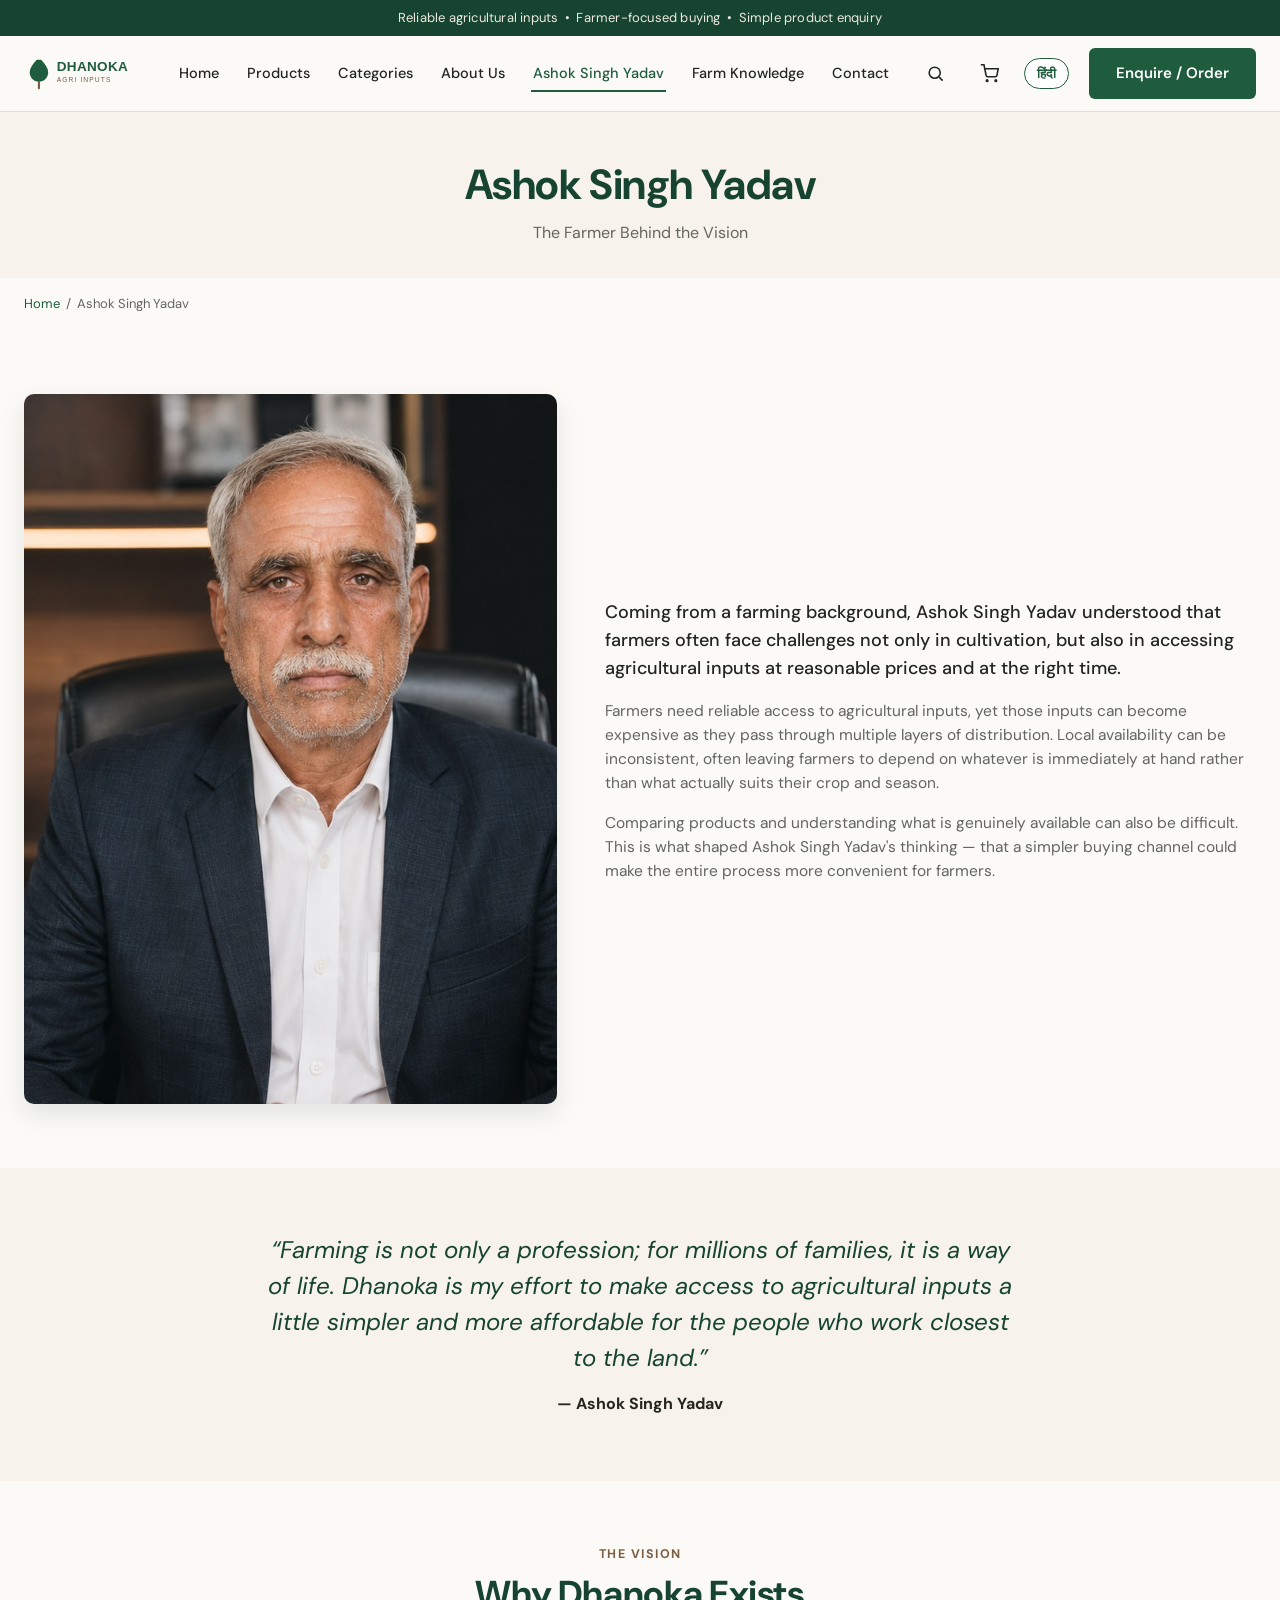
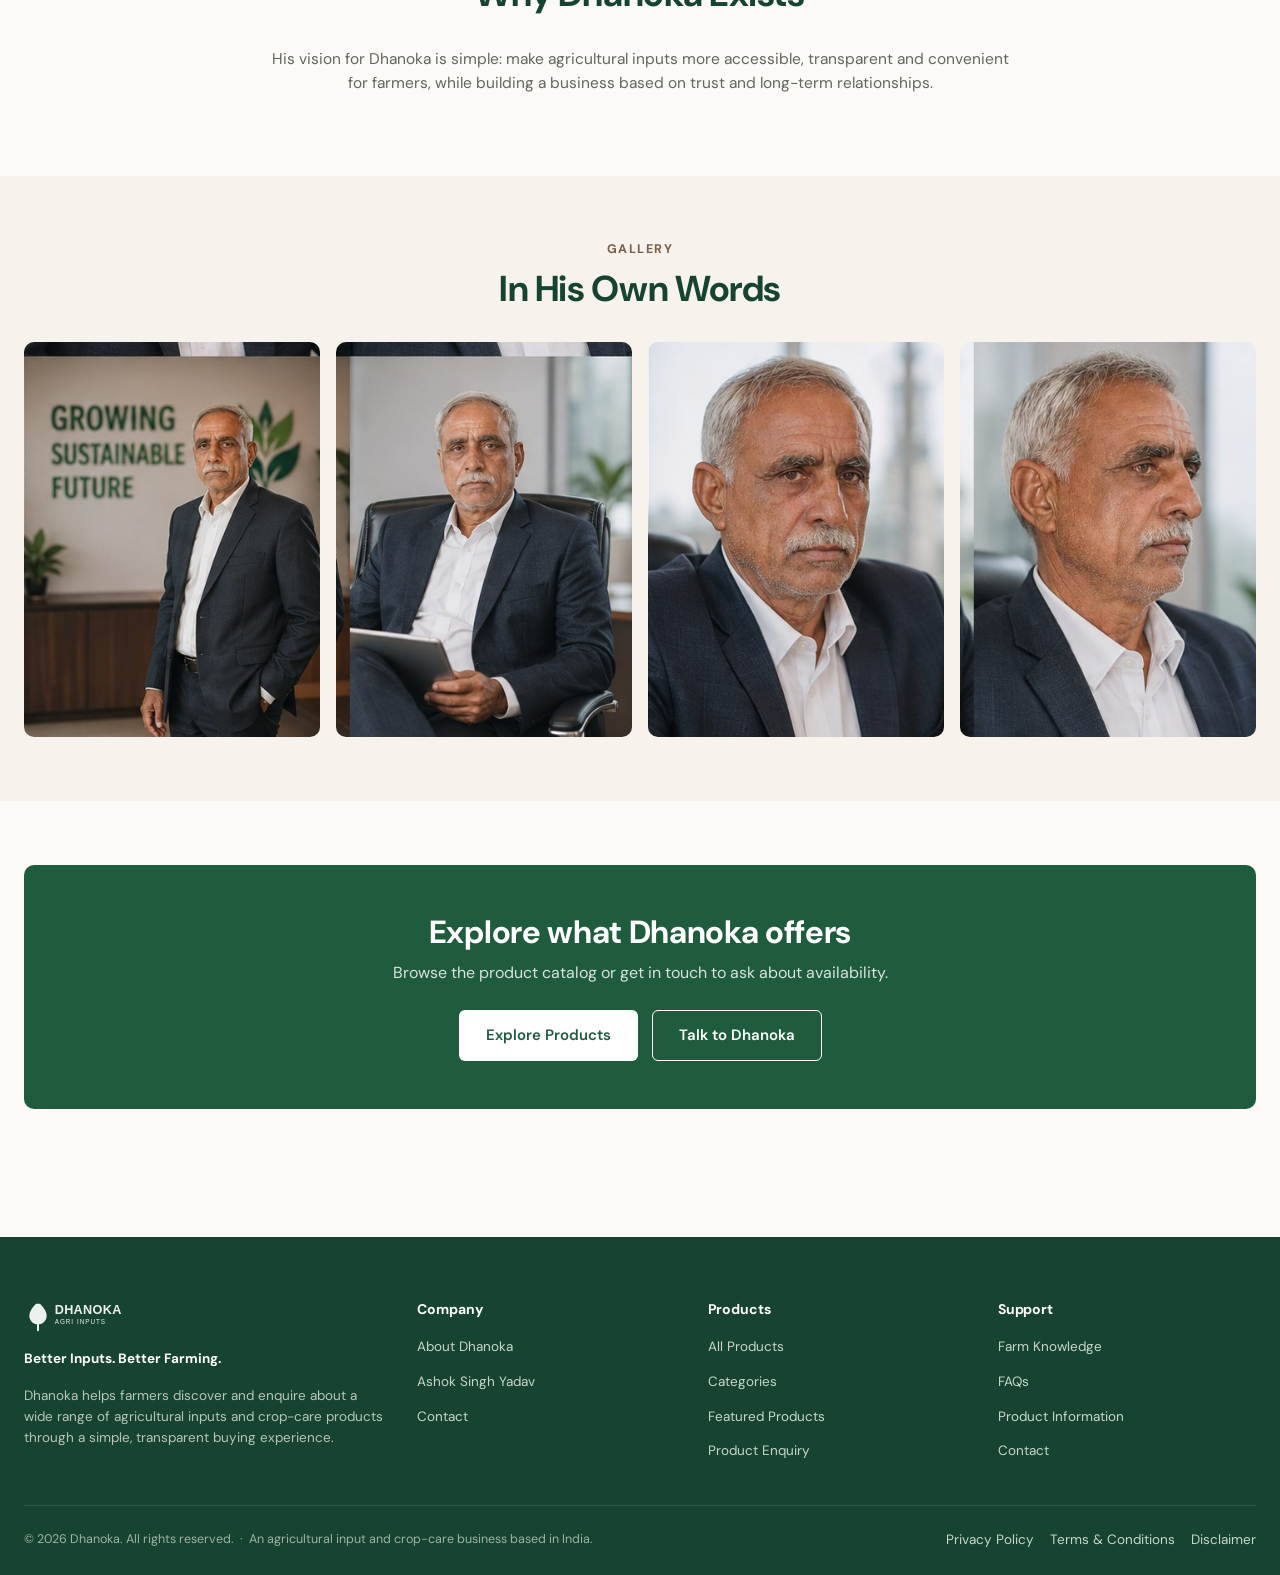
<file: ashok-singh-yadav.html>
<!DOCTYPE html>
<html lang="en">
<head>
<meta charset="UTF-8">
<meta name="viewport" content="width=device-width, initial-scale=1.0, viewport-fit=cover">
<title>Ashok Singh Yadav | The Farmer Behind Dhanoka</title>
<meta name="description" content="Ashok Singh Yadav's farming background and understanding of farmer challenges inspired the creation of Dhanoka.">
<link rel="canonical" href="https://www.dhanoka.example/ashok-singh-yadav.html">
<meta property="og:title" content="Ashok Singh Yadav | The Farmer Behind Dhanoka">
<meta property="og:description" content="Ashok Singh Yadav's farming background and understanding of farmer challenges inspired the creation of Dhanoka.">
<meta property="og:type" content="website">
<meta name="twitter:card" content="summary_large_image">
<link rel="preconnect" href="https://fonts.googleapis.com">
<link href="https://fonts.googleapis.com/css2?family=DM+Sans:wght@400;500;600;700;800&display=swap" rel="stylesheet">
<link rel="stylesheet" href="css/style.css">
<link rel="stylesheet" href="css/responsive.css">

</head>
<body>

  <a class="skip-link" href="#main">Skip to main content</a>
  <div class="announce-bar">Reliable agricultural inputs &nbsp;•&nbsp; Farmer-focused buying &nbsp;•&nbsp; Simple product enquiry</div>
  <header class="navbar">
    <div class="nav-inner">
      <a href="index.html" class="logo-link" aria-label="Dhanoka home">
        <img src="assets/logo/dhanoka-logo.svg" alt="Dhanoka logo">
      </a>
      <nav class="nav-links" aria-label="Primary">
        <a href="index.html">Home</a>
        <a href="products.html">Products</a>
        <a href="categories.html">Categories</a>
        <a href="about.html">About Us</a>
        <a href="ashok-singh-yadav.html" aria-current="page">Ashok Singh Yadav</a>
        <a href="knowledge.html">Farm Knowledge</a>
        <a href="contact.html">Contact</a>
      </nav>
      <div class="nav-actions">
        <button class="icon-btn" data-search-toggle aria-label="Search products">
          <svg width="19" height="19" viewBox="0 0 24 24" fill="none" stroke="currentColor" stroke-width="2"><circle cx="11" cy="11" r="7"/><line x1="21" y1="21" x2="16.65" y2="16.65"/></svg>
        </button>
        <a class="icon-btn" href="cart.html" aria-label="View cart">
          <svg width="19" height="19" viewBox="0 0 24 24" fill="none" stroke="currentColor" stroke-width="2"><circle cx="9" cy="21" r="1"/><circle cx="20" cy="21" r="1"/><path d="M1 1h4l2.68 13.39a2 2 0 0 0 2 1.61h9.72a2 2 0 0 0 2-1.61L23 6H6"/></svg>
          <span class="cart-count" style="display:none;">0</span>
        </a>
        <button class="btn btn-lang" data-lang-toggle type="button" aria-label="हिंदी में देखें" style="border:1px solid var(--primary-green,#2f6b3a); color:var(--primary-green,#2f6b3a); background:#fff; font-weight:700; font-size:13px; padding:6px 12px; border-radius:20px; cursor:pointer; margin-right:4px;">हिंदी</button>
        <a class="btn btn-enquire desktop-only" href="contact.html">Enquire / Order</a>
        <button class="hamburger" aria-label="Open menu">
          <span></span>
        </button>
      </div>
    </div>
    <div class="search-panel">
      <form data-nav-search-form role="search">
        <input type="search" placeholder="Search products, e.g. Kinzan, Fungicide..." aria-label="Search products">
        <button class="btn btn-primary" type="submit">Search</button>
      </form>
    </div>
  </header>
  <div class="mobile-drawer">
    <div class="backdrop"></div>
    <div class="panel">
      <button class="close-drawer" aria-label="Close menu">&times;</button>
      <nav aria-label="Mobile">
        <a href="index.html">Home</a>
          <a href="products.html">Products</a>
          <a href="categories.html">Categories</a>
          <a href="about.html">About Us</a>
          <a href="ashok-singh-yadav.html">Ashok Singh Yadav</a>
          <a href="knowledge.html">Farm Knowledge</a>
          <a href="contact.html">Contact</a>
          <a href="cart.html">Cart</a>
      </nav>
      <button class="btn btn-outline btn-block" data-lang-toggle type="button" style="margin-top:12px;">हिंदी</button>
      <a class="btn btn-primary btn-block" style="margin-top:24px;" href="contact.html">Enquire / Order</a>
    </div>
  </div>

<main id="main">

<div class="page-header">
  <div class="container">
    <h1>Ashok Singh Yadav</h1>
    <p>The Farmer Behind the Vision</p>
  </div>
</div>

<div class="container">
  <nav class="breadcrumbs" aria-label="Breadcrumb"><a href="index.html">Home</a><span aria-hidden="true">/</span>Ashok Singh Yadav</nav>
</div>

<section class="section">
  <div class="container">
    <div class="founder-preview">
      <img src="assets/ashok/ashok-6.jpg" alt="Ashok Singh Yadav" style="object-position: center 20%;">
      <div>
        <div class="prose">
          <p style="font-size:18px; color:var(--charcoal); font-weight:500;">Coming from a farming background, Ashok Singh Yadav understood that farmers often face challenges not only in cultivation, but also in accessing agricultural inputs at reasonable prices and at the right time.</p>
          <p>Farmers need reliable access to agricultural inputs, yet those inputs can become expensive as they pass through multiple layers of distribution. Local availability can be inconsistent, often leaving farmers to depend on whatever is immediately at hand rather than what actually suits their crop and season.</p>
          <p>Comparing products and understanding what is genuinely available can also be difficult. This is what shaped Ashok Singh Yadav's thinking &mdash; that a simpler buying channel could make the entire process more convenient for farmers.</p>
        </div>
      </div>
    </div>
  </div>
</section>

<section class="section section-cream">
  <div class="container">
    <div style="max-width:760px; margin:0 auto; text-align:center;">
      <p class="founder-quote">&ldquo;Farming is not only a profession; for millions of families, it is a way of life. Dhanoka is my effort to make access to agricultural inputs a little simpler and more affordable for the people who work closest to the land.&rdquo;</p>
      <p class="founder-name">&mdash; Ashok Singh Yadav</p>
    </div>
  </div>
</section>

<section class="section">
  <div class="container">
    <div class="section-header">
      <span class="eyebrow">The Vision</span>
      <h2>Why Dhanoka Exists</h2>
    </div>
    <div class="prose">
      <p style="text-align:center;">His vision for Dhanoka is simple: make agricultural inputs more accessible, transparent and convenient for farmers, while building a business based on trust and long-term relationships.</p>
    </div>
  </div>
</section>

<section class="section section-cream">
  <div class="container">
    <div class="section-header">
      <span class="eyebrow">Gallery</span>
      <h2>In His Own Words</h2>
    </div>
    <div class="gallery-grid">
      <img src="assets/ashok/ashok-5.jpg" alt="Ashok Singh Yadav at the Dhanoka office" style="border-radius:10px; aspect-ratio:3/4; object-fit:cover; object-position:top;">
      <img src="assets/ashok/ashok-4.jpg" alt="Ashok Singh Yadav reviewing product details" style="border-radius:10px; aspect-ratio:3/4; object-fit:cover; object-position:top;">
      <img src="assets/ashok/ashok-2.jpg" alt="Ashok Singh Yadav portrait" style="border-radius:10px; aspect-ratio:3/4; object-fit:cover; object-position:top;">
      <img src="assets/ashok/ashok-3.jpg" alt="Ashok Singh Yadav, side profile" style="border-radius:10px; aspect-ratio:3/4; object-fit:cover; object-position:top;">
    </div>
  </div>
</section>

<section class="section">
  <div class="container">
    <div class="cta-band">
      <h2>Explore what Dhanoka offers</h2>
      <p>Browse the product catalog or get in touch to ask about availability.</p>
      <div class="hero-ctas">
        <a href="products.html" class="btn" style="background:#fff; color:var(--primary-green);">Explore Products</a>
        <a href="contact.html" class="btn btn-secondary" style="border-color:#fff; color:#fff;">Talk to Dhanoka</a>
      </div>
    </div>
  </div>
</section>

</main>

  <footer>
    <div class="container">
      <div class="footer-grid">
        <div class="footer-brand">
          <img src="assets/logo/dhanoka-logo.svg" alt="Dhanoka logo" style="height:32px;filter:brightness(0) invert(1);opacity:0.92;">
          <p><strong style="color:#fff;">Better Inputs. Better Farming.</strong></p>
          <p>Dhanoka helps farmers discover and enquire about a wide range of agricultural inputs and crop-care products through a simple, transparent buying experience.</p>
        </div>
        <div>
          <h4>Company</h4>
          <ul>
            <li><a href="about.html">About Dhanoka</a></li>
            <li><a href="ashok-singh-yadav.html">Ashok Singh Yadav</a></li>
            <li><a href="contact.html">Contact</a></li>
          </ul>
        </div>
        <div>
          <h4>Products</h4>
          <ul>
            <li><a href="products.html">All Products</a></li>
            <li><a href="categories.html">Categories</a></li>
            <li><a href="index.html#featured">Featured Products</a></li>
            <li><a href="contact.html">Product Enquiry</a></li>
          </ul>
        </div>
        <div>
          <h4>Support</h4>
          <ul>
            <li><a href="knowledge.html">Farm Knowledge</a></li>
            <li><a href="knowledge.html">FAQs</a></li>
            <li><a href="products.html">Product Information</a></li>
            <li><a href="contact.html">Contact</a></li>
          </ul>
        </div>
      </div>
      <div class="footer-bottom">
        <div>
          &copy; 2026 Dhanoka. All rights reserved. &nbsp;·&nbsp; An agricultural input and crop-care business based in India.
        </div>
        <div class="legal-links">
          <a href="privacy.html">Privacy Policy</a>
          <a href="terms.html">Terms &amp; Conditions</a>
          <a href="disclaimer.html">Disclaimer</a>
        </div>
      </div>
    </div>
  </footer>


  <script src="js/products-data.js"></script>
  <script src="js/app.js"></script>
  <script src="js/i18n.js"></script>
  <script src="js/products.js"></script>
  <script src="js/cart.js"></script>
  <script src="js/filters.js"></script>


</body>
</html>
</file>
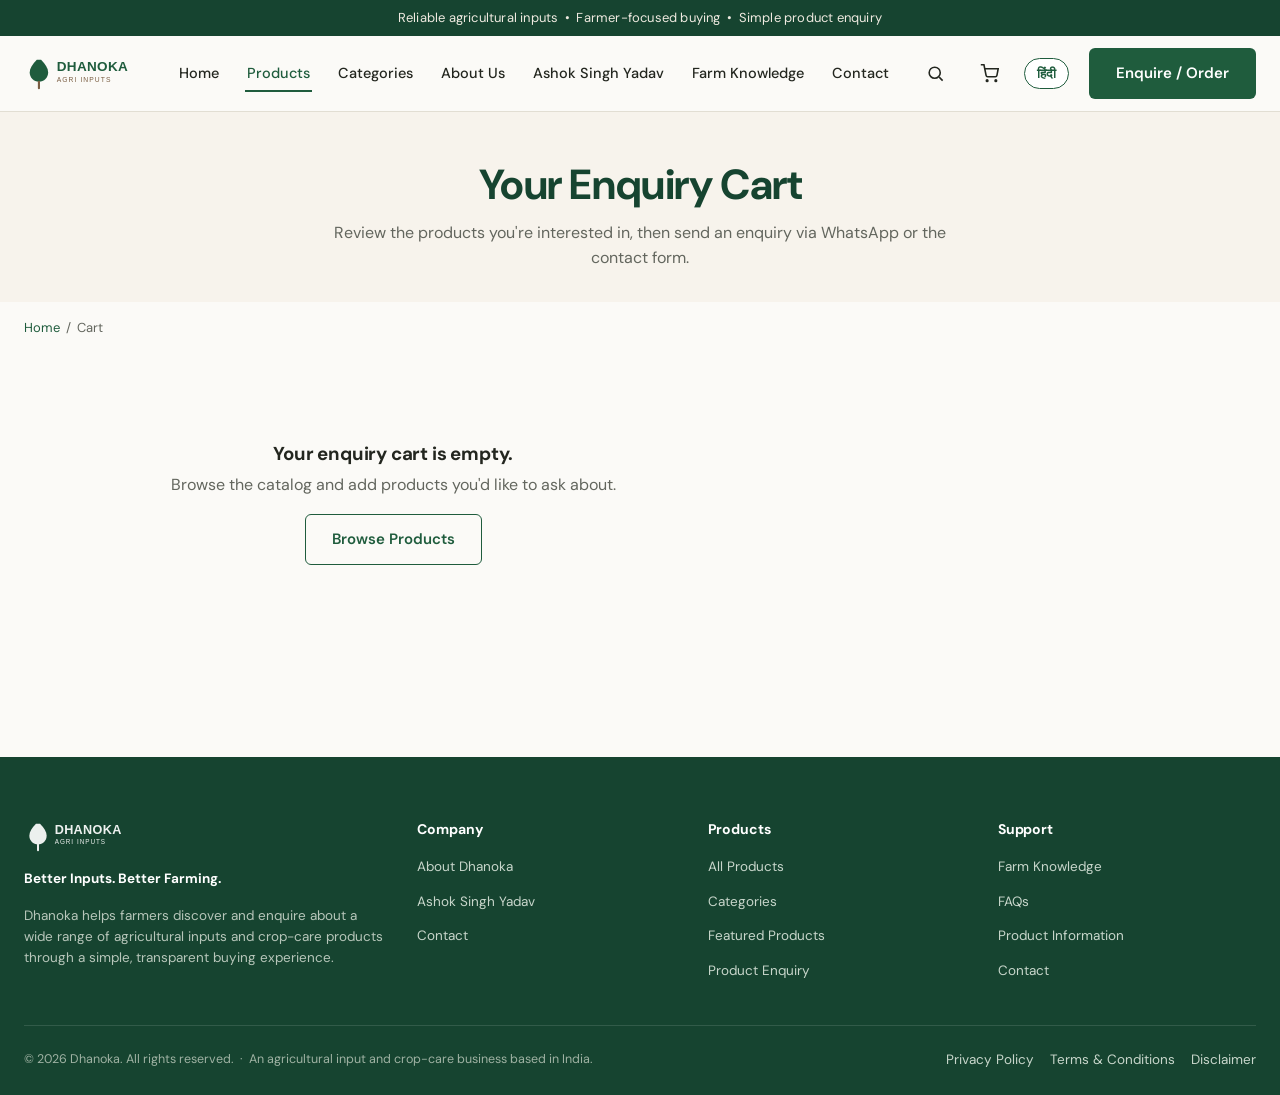
<file: cart.html>
<!DOCTYPE html>
<html lang="en">
<head>
<meta charset="UTF-8">
<meta name="viewport" content="width=device-width, initial-scale=1.0, viewport-fit=cover">
<title>Your Enquiry Cart | Dhanoka</title>
<meta name="description" content="Review your selected agricultural products and send an enquiry to Dhanoka via WhatsApp or the contact form.">
<link rel="canonical" href="https://www.dhanoka.example/cart.html">
<meta property="og:title" content="Your Enquiry Cart | Dhanoka">
<meta property="og:description" content="Review your selected agricultural products and send an enquiry to Dhanoka via WhatsApp or the contact form.">
<meta property="og:type" content="website">
<meta name="twitter:card" content="summary_large_image">
<link rel="preconnect" href="https://fonts.googleapis.com">
<link href="https://fonts.googleapis.com/css2?family=DM+Sans:wght@400;500;600;700;800&display=swap" rel="stylesheet">
<link rel="stylesheet" href="css/style.css">
<link rel="stylesheet" href="css/responsive.css">

</head>
<body>

  <a class="skip-link" href="#main">Skip to main content</a>
  <div class="announce-bar">Reliable agricultural inputs &nbsp;•&nbsp; Farmer-focused buying &nbsp;•&nbsp; Simple product enquiry</div>
  <header class="navbar">
    <div class="nav-inner">
      <a href="index.html" class="logo-link" aria-label="Dhanoka home">
        <img src="assets/logo/dhanoka-logo.svg" alt="Dhanoka logo">
      </a>
      <nav class="nav-links" aria-label="Primary">
        <a href="index.html">Home</a>
        <a href="products.html" aria-current="page">Products</a>
        <a href="categories.html">Categories</a>
        <a href="about.html">About Us</a>
        <a href="ashok-singh-yadav.html">Ashok Singh Yadav</a>
        <a href="knowledge.html">Farm Knowledge</a>
        <a href="contact.html">Contact</a>
      </nav>
      <div class="nav-actions">
        <button class="icon-btn" data-search-toggle aria-label="Search products">
          <svg width="19" height="19" viewBox="0 0 24 24" fill="none" stroke="currentColor" stroke-width="2"><circle cx="11" cy="11" r="7"/><line x1="21" y1="21" x2="16.65" y2="16.65"/></svg>
        </button>
        <a class="icon-btn" href="cart.html" aria-label="View cart">
          <svg width="19" height="19" viewBox="0 0 24 24" fill="none" stroke="currentColor" stroke-width="2"><circle cx="9" cy="21" r="1"/><circle cx="20" cy="21" r="1"/><path d="M1 1h4l2.68 13.39a2 2 0 0 0 2 1.61h9.72a2 2 0 0 0 2-1.61L23 6H6"/></svg>
          <span class="cart-count" style="display:none;">0</span>
        </a>
        <button class="btn btn-lang" data-lang-toggle type="button" aria-label="हिंदी में देखें" style="border:1px solid var(--primary-green,#2f6b3a); color:var(--primary-green,#2f6b3a); background:#fff; font-weight:700; font-size:13px; padding:6px 12px; border-radius:20px; cursor:pointer; margin-right:4px;">हिंदी</button>
        <a class="btn btn-enquire desktop-only" href="contact.html">Enquire / Order</a>
        <button class="hamburger" aria-label="Open menu">
          <span></span>
        </button>
      </div>
    </div>
    <div class="search-panel">
      <form data-nav-search-form role="search">
        <input type="search" placeholder="Search products, e.g. Kinzan, Fungicide..." aria-label="Search products">
        <button class="btn btn-primary" type="submit">Search</button>
      </form>
    </div>
  </header>
  <div class="mobile-drawer">
    <div class="backdrop"></div>
    <div class="panel">
      <button class="close-drawer" aria-label="Close menu">&times;</button>
      <nav aria-label="Mobile">
        <a href="index.html">Home</a>
          <a href="products.html">Products</a>
          <a href="categories.html">Categories</a>
          <a href="about.html">About Us</a>
          <a href="ashok-singh-yadav.html">Ashok Singh Yadav</a>
          <a href="knowledge.html">Farm Knowledge</a>
          <a href="contact.html">Contact</a>
          <a href="cart.html">Cart</a>
      </nav>
      <button class="btn btn-outline btn-block" data-lang-toggle type="button" style="margin-top:12px;">हिंदी</button>
      <a class="btn btn-primary btn-block" style="margin-top:24px;" href="contact.html">Enquire / Order</a>
    </div>
  </div>

<main id="main">

<div class="page-header">
  <div class="container">
    <h1>Your Enquiry Cart</h1>
    <p>Review the products you're interested in, then send an enquiry via WhatsApp or the contact form.</p>
  </div>
</div>

<div class="container">
  <nav class="breadcrumbs" aria-label="Breadcrumb"><a href="index.html">Home</a><span aria-hidden="true">/</span>Cart</nav>

  <div class="cart-layout" style="margin-top:24px;">
    <div>
      <div data-cart-list></div>
      <div class="empty-state" data-cart-empty style="display:none;">
        <h3>Your enquiry cart is empty.</h3>
        <p>Browse the catalog and add products you'd like to ask about.</p>
        <a class="btn btn-secondary" href="products.html">Browse Products</a>
      </div>
    </div>
    <div class="cart-summary" data-cart-summary>
      <h3>Enquiry Summary</h3>
      <div class="row"><span>Items</span><span data-cart-item-count>0</span></div>
      <div class="row"><span>Pricing</span><span>Shared after enquiry</span></div>
      <button class="btn btn-whatsapp btn-block" data-cart-whatsapp style="margin-top:16px;">Order via WhatsApp</button>
      <a class="btn btn-outline btn-block" href="contact.html" style="margin-top:10px;">Send via Enquiry Form</a>
      <button class="btn btn-outline btn-block" data-clear-cart style="margin-top:10px;">Clear Cart</button>
      <p style="font-size:12px; color:var(--muted-text); margin-top:14px;">This is an enquiry cart, not a payment checkout. No order is placed until Dhanoka confirms availability and pricing with you directly.</p>
    </div>
  </div>
</div>
<div style="height:64px;"></div>

</main>

  <footer>
    <div class="container">
      <div class="footer-grid">
        <div class="footer-brand">
          <img src="assets/logo/dhanoka-logo.svg" alt="Dhanoka logo" style="height:32px;filter:brightness(0) invert(1);opacity:0.92;">
          <p><strong style="color:#fff;">Better Inputs. Better Farming.</strong></p>
          <p>Dhanoka helps farmers discover and enquire about a wide range of agricultural inputs and crop-care products through a simple, transparent buying experience.</p>
        </div>
        <div>
          <h4>Company</h4>
          <ul>
            <li><a href="about.html">About Dhanoka</a></li>
            <li><a href="ashok-singh-yadav.html">Ashok Singh Yadav</a></li>
            <li><a href="contact.html">Contact</a></li>
          </ul>
        </div>
        <div>
          <h4>Products</h4>
          <ul>
            <li><a href="products.html">All Products</a></li>
            <li><a href="categories.html">Categories</a></li>
            <li><a href="index.html#featured">Featured Products</a></li>
            <li><a href="contact.html">Product Enquiry</a></li>
          </ul>
        </div>
        <div>
          <h4>Support</h4>
          <ul>
            <li><a href="knowledge.html">Farm Knowledge</a></li>
            <li><a href="knowledge.html">FAQs</a></li>
            <li><a href="products.html">Product Information</a></li>
            <li><a href="contact.html">Contact</a></li>
          </ul>
        </div>
      </div>
      <div class="footer-bottom">
        <div>
          &copy; 2026 Dhanoka. All rights reserved. &nbsp;·&nbsp; An agricultural input and crop-care business based in India.
        </div>
        <div class="legal-links">
          <a href="privacy.html">Privacy Policy</a>
          <a href="terms.html">Terms &amp; Conditions</a>
          <a href="disclaimer.html">Disclaimer</a>
        </div>
      </div>
    </div>
  </footer>


  <script src="js/products-data.js"></script>
  <script src="js/app.js"></script>
  <script src="js/i18n.js"></script>
  <script src="js/products.js"></script>
  <script src="js/cart.js"></script>
  <script src="js/filters.js"></script>


</body>
</html>
</file>
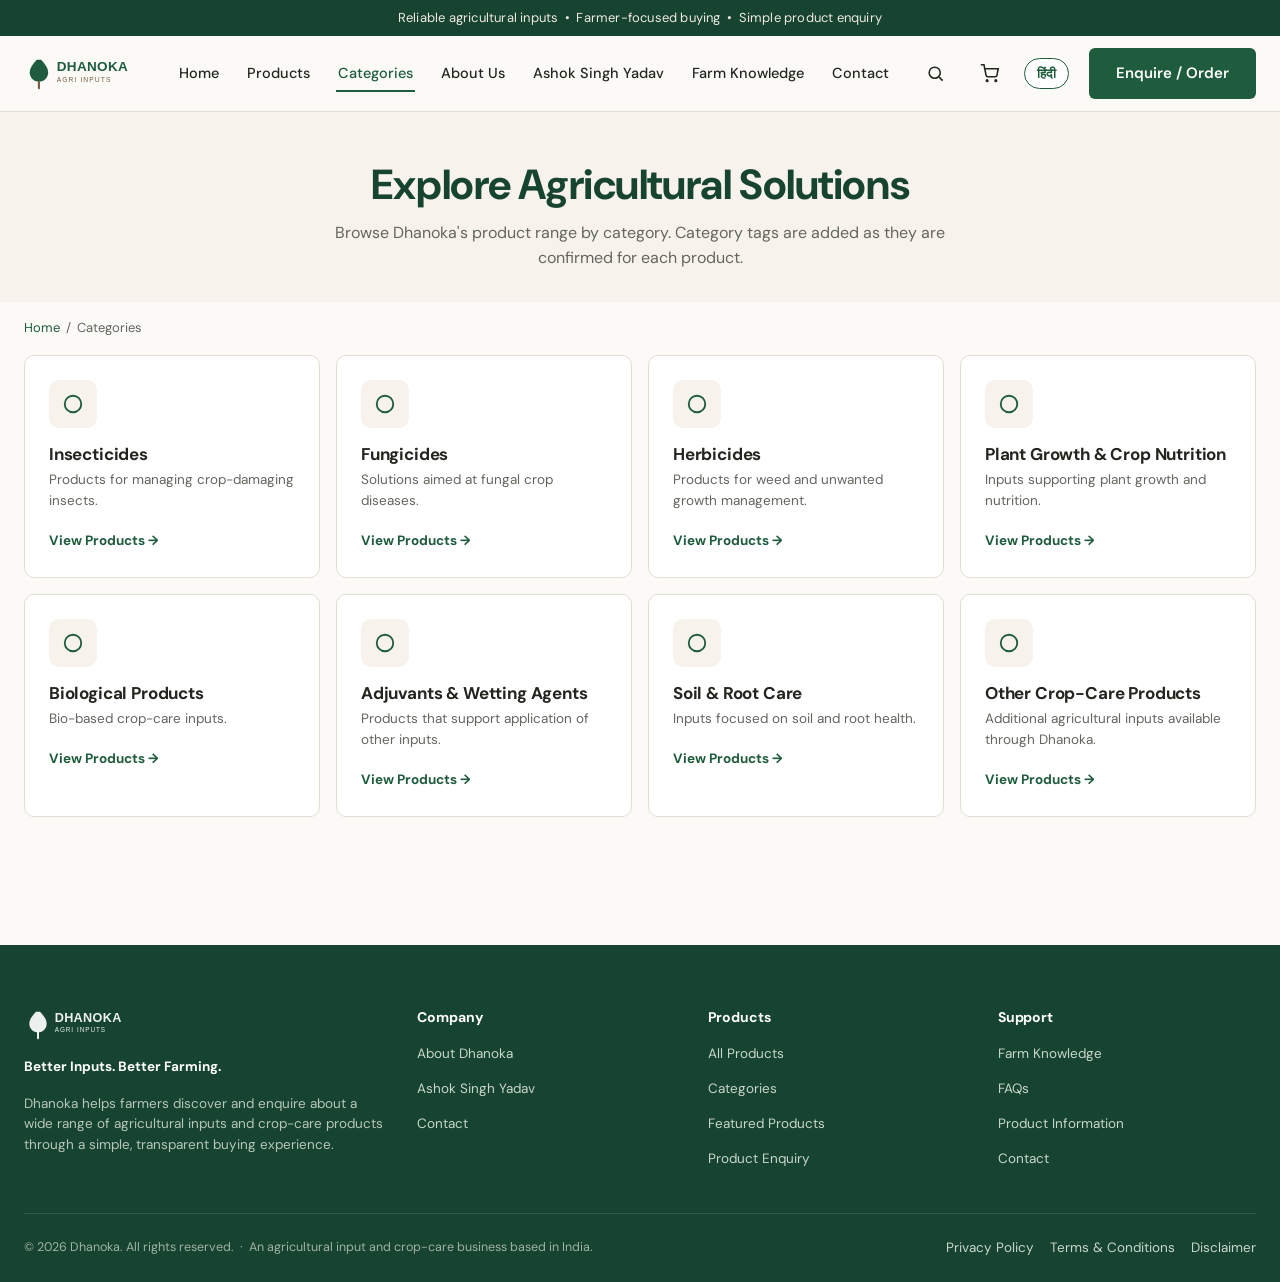
<file: categories.html>
<!DOCTYPE html>
<html lang="en">
<head>
<meta charset="UTF-8">
<meta name="viewport" content="width=device-width, initial-scale=1.0, viewport-fit=cover">
<title>Product Categories | Dhanoka</title>
<meta name="description" content="Explore Dhanoka's agricultural product categories including insecticides, fungicides, herbicides, plant nutrition and more.">
<link rel="canonical" href="https://www.dhanoka.example/categories.html">
<meta property="og:title" content="Product Categories | Dhanoka">
<meta property="og:description" content="Explore Dhanoka's agricultural product categories including insecticides, fungicides, herbicides, plant nutrition and more.">
<meta property="og:type" content="website">
<meta name="twitter:card" content="summary_large_image">
<link rel="preconnect" href="https://fonts.googleapis.com">
<link href="https://fonts.googleapis.com/css2?family=DM+Sans:wght@400;500;600;700;800&display=swap" rel="stylesheet">
<link rel="stylesheet" href="css/style.css">
<link rel="stylesheet" href="css/responsive.css">

</head>
<body>

  <a class="skip-link" href="#main">Skip to main content</a>
  <div class="announce-bar">Reliable agricultural inputs &nbsp;•&nbsp; Farmer-focused buying &nbsp;•&nbsp; Simple product enquiry</div>
  <header class="navbar">
    <div class="nav-inner">
      <a href="index.html" class="logo-link" aria-label="Dhanoka home">
        <img src="assets/logo/dhanoka-logo.svg" alt="Dhanoka logo">
      </a>
      <nav class="nav-links" aria-label="Primary">
        <a href="index.html">Home</a>
        <a href="products.html">Products</a>
        <a href="categories.html" aria-current="page">Categories</a>
        <a href="about.html">About Us</a>
        <a href="ashok-singh-yadav.html">Ashok Singh Yadav</a>
        <a href="knowledge.html">Farm Knowledge</a>
        <a href="contact.html">Contact</a>
      </nav>
      <div class="nav-actions">
        <button class="icon-btn" data-search-toggle aria-label="Search products">
          <svg width="19" height="19" viewBox="0 0 24 24" fill="none" stroke="currentColor" stroke-width="2"><circle cx="11" cy="11" r="7"/><line x1="21" y1="21" x2="16.65" y2="16.65"/></svg>
        </button>
        <a class="icon-btn" href="cart.html" aria-label="View cart">
          <svg width="19" height="19" viewBox="0 0 24 24" fill="none" stroke="currentColor" stroke-width="2"><circle cx="9" cy="21" r="1"/><circle cx="20" cy="21" r="1"/><path d="M1 1h4l2.68 13.39a2 2 0 0 0 2 1.61h9.72a2 2 0 0 0 2-1.61L23 6H6"/></svg>
          <span class="cart-count" style="display:none;">0</span>
        </a>
        <button class="btn btn-lang" data-lang-toggle type="button" aria-label="हिंदी में देखें" style="border:1px solid var(--primary-green,#2f6b3a); color:var(--primary-green,#2f6b3a); background:#fff; font-weight:700; font-size:13px; padding:6px 12px; border-radius:20px; cursor:pointer; margin-right:4px;">हिंदी</button>
        <a class="btn btn-enquire desktop-only" href="contact.html">Enquire / Order</a>
        <button class="hamburger" aria-label="Open menu">
          <span></span>
        </button>
      </div>
    </div>
    <div class="search-panel">
      <form data-nav-search-form role="search">
        <input type="search" placeholder="Search products, e.g. Kinzan, Fungicide..." aria-label="Search products">
        <button class="btn btn-primary" type="submit">Search</button>
      </form>
    </div>
  </header>
  <div class="mobile-drawer">
    <div class="backdrop"></div>
    <div class="panel">
      <button class="close-drawer" aria-label="Close menu">&times;</button>
      <nav aria-label="Mobile">
        <a href="index.html">Home</a>
          <a href="products.html">Products</a>
          <a href="categories.html">Categories</a>
          <a href="about.html">About Us</a>
          <a href="ashok-singh-yadav.html">Ashok Singh Yadav</a>
          <a href="knowledge.html">Farm Knowledge</a>
          <a href="contact.html">Contact</a>
          <a href="cart.html">Cart</a>
      </nav>
      <button class="btn btn-outline btn-block" data-lang-toggle type="button" style="margin-top:12px;">हिंदी</button>
      <a class="btn btn-primary btn-block" style="margin-top:24px;" href="contact.html">Enquire / Order</a>
    </div>
  </div>

<main id="main">

<div class="page-header">
  <div class="container">
    <h1>Explore Agricultural Solutions</h1>
    <p>Browse Dhanoka's product range by category. Category tags are added as they are confirmed for each product.</p>
  </div>
</div>
<div class="container">
  <nav class="breadcrumbs" aria-label="Breadcrumb"><a href="index.html">Home</a><span aria-hidden="true">/</span>Categories</nav>
  <div class="category-grid">
    
      <a class="category-card" href="products.html?category=Insecticides">
        <div class="category-icon"><svg width="22" height="22" viewBox="0 0 24 24" fill="none" stroke="currentColor" stroke-width="2"><circle cx="12" cy="12" r="9"/></svg></div>
        <h3>Insecticides</h3>
        <p>Products for managing crop-damaging insects.</p>
        <span class="view-link">View Products &rarr;</span>
      </a>
      <a class="category-card" href="products.html?category=Fungicides">
        <div class="category-icon"><svg width="22" height="22" viewBox="0 0 24 24" fill="none" stroke="currentColor" stroke-width="2"><circle cx="12" cy="12" r="9"/></svg></div>
        <h3>Fungicides</h3>
        <p>Solutions aimed at fungal crop diseases.</p>
        <span class="view-link">View Products &rarr;</span>
      </a>
      <a class="category-card" href="products.html?category=Herbicides">
        <div class="category-icon"><svg width="22" height="22" viewBox="0 0 24 24" fill="none" stroke="currentColor" stroke-width="2"><circle cx="12" cy="12" r="9"/></svg></div>
        <h3>Herbicides</h3>
        <p>Products for weed and unwanted growth management.</p>
        <span class="view-link">View Products &rarr;</span>
      </a>
      <a class="category-card" href="products.html?category=Plant%20Growth%20%26%20Crop%20Nutrition">
        <div class="category-icon"><svg width="22" height="22" viewBox="0 0 24 24" fill="none" stroke="currentColor" stroke-width="2"><circle cx="12" cy="12" r="9"/></svg></div>
        <h3>Plant Growth & Crop Nutrition</h3>
        <p>Inputs supporting plant growth and nutrition.</p>
        <span class="view-link">View Products &rarr;</span>
      </a>
      <a class="category-card" href="products.html?category=Biological%20Products">
        <div class="category-icon"><svg width="22" height="22" viewBox="0 0 24 24" fill="none" stroke="currentColor" stroke-width="2"><circle cx="12" cy="12" r="9"/></svg></div>
        <h3>Biological Products</h3>
        <p>Bio-based crop-care inputs.</p>
        <span class="view-link">View Products &rarr;</span>
      </a>
      <a class="category-card" href="products.html?category=Adjuvants%20%26%20Wetting%20Agents">
        <div class="category-icon"><svg width="22" height="22" viewBox="0 0 24 24" fill="none" stroke="currentColor" stroke-width="2"><circle cx="12" cy="12" r="9"/></svg></div>
        <h3>Adjuvants & Wetting Agents</h3>
        <p>Products that support application of other inputs.</p>
        <span class="view-link">View Products &rarr;</span>
      </a>
      <a class="category-card" href="products.html?category=Soil%20%26%20Root%20Care">
        <div class="category-icon"><svg width="22" height="22" viewBox="0 0 24 24" fill="none" stroke="currentColor" stroke-width="2"><circle cx="12" cy="12" r="9"/></svg></div>
        <h3>Soil & Root Care</h3>
        <p>Inputs focused on soil and root health.</p>
        <span class="view-link">View Products &rarr;</span>
      </a>
      <a class="category-card" href="products.html?category=Other%20Crop-Care%20Products">
        <div class="category-icon"><svg width="22" height="22" viewBox="0 0 24 24" fill="none" stroke="currentColor" stroke-width="2"><circle cx="12" cy="12" r="9"/></svg></div>
        <h3>Other Crop-Care Products</h3>
        <p>Additional agricultural inputs available through Dhanoka.</p>
        <span class="view-link">View Products &rarr;</span>
      </a>
  </div>
</div>
<div style="height:64px;"></div>

</main>

  <footer>
    <div class="container">
      <div class="footer-grid">
        <div class="footer-brand">
          <img src="assets/logo/dhanoka-logo.svg" alt="Dhanoka logo" style="height:32px;filter:brightness(0) invert(1);opacity:0.92;">
          <p><strong style="color:#fff;">Better Inputs. Better Farming.</strong></p>
          <p>Dhanoka helps farmers discover and enquire about a wide range of agricultural inputs and crop-care products through a simple, transparent buying experience.</p>
        </div>
        <div>
          <h4>Company</h4>
          <ul>
            <li><a href="about.html">About Dhanoka</a></li>
            <li><a href="ashok-singh-yadav.html">Ashok Singh Yadav</a></li>
            <li><a href="contact.html">Contact</a></li>
          </ul>
        </div>
        <div>
          <h4>Products</h4>
          <ul>
            <li><a href="products.html">All Products</a></li>
            <li><a href="categories.html">Categories</a></li>
            <li><a href="index.html#featured">Featured Products</a></li>
            <li><a href="contact.html">Product Enquiry</a></li>
          </ul>
        </div>
        <div>
          <h4>Support</h4>
          <ul>
            <li><a href="knowledge.html">Farm Knowledge</a></li>
            <li><a href="knowledge.html">FAQs</a></li>
            <li><a href="products.html">Product Information</a></li>
            <li><a href="contact.html">Contact</a></li>
          </ul>
        </div>
      </div>
      <div class="footer-bottom">
        <div>
          &copy; 2026 Dhanoka. All rights reserved. &nbsp;·&nbsp; An agricultural input and crop-care business based in India.
        </div>
        <div class="legal-links">
          <a href="privacy.html">Privacy Policy</a>
          <a href="terms.html">Terms &amp; Conditions</a>
          <a href="disclaimer.html">Disclaimer</a>
        </div>
      </div>
    </div>
  </footer>


  <script src="js/products-data.js"></script>
  <script src="js/app.js"></script>
  <script src="js/i18n.js"></script>
  <script src="js/products.js"></script>
  <script src="js/cart.js"></script>
  <script src="js/filters.js"></script>


</body>
</html>
</file>
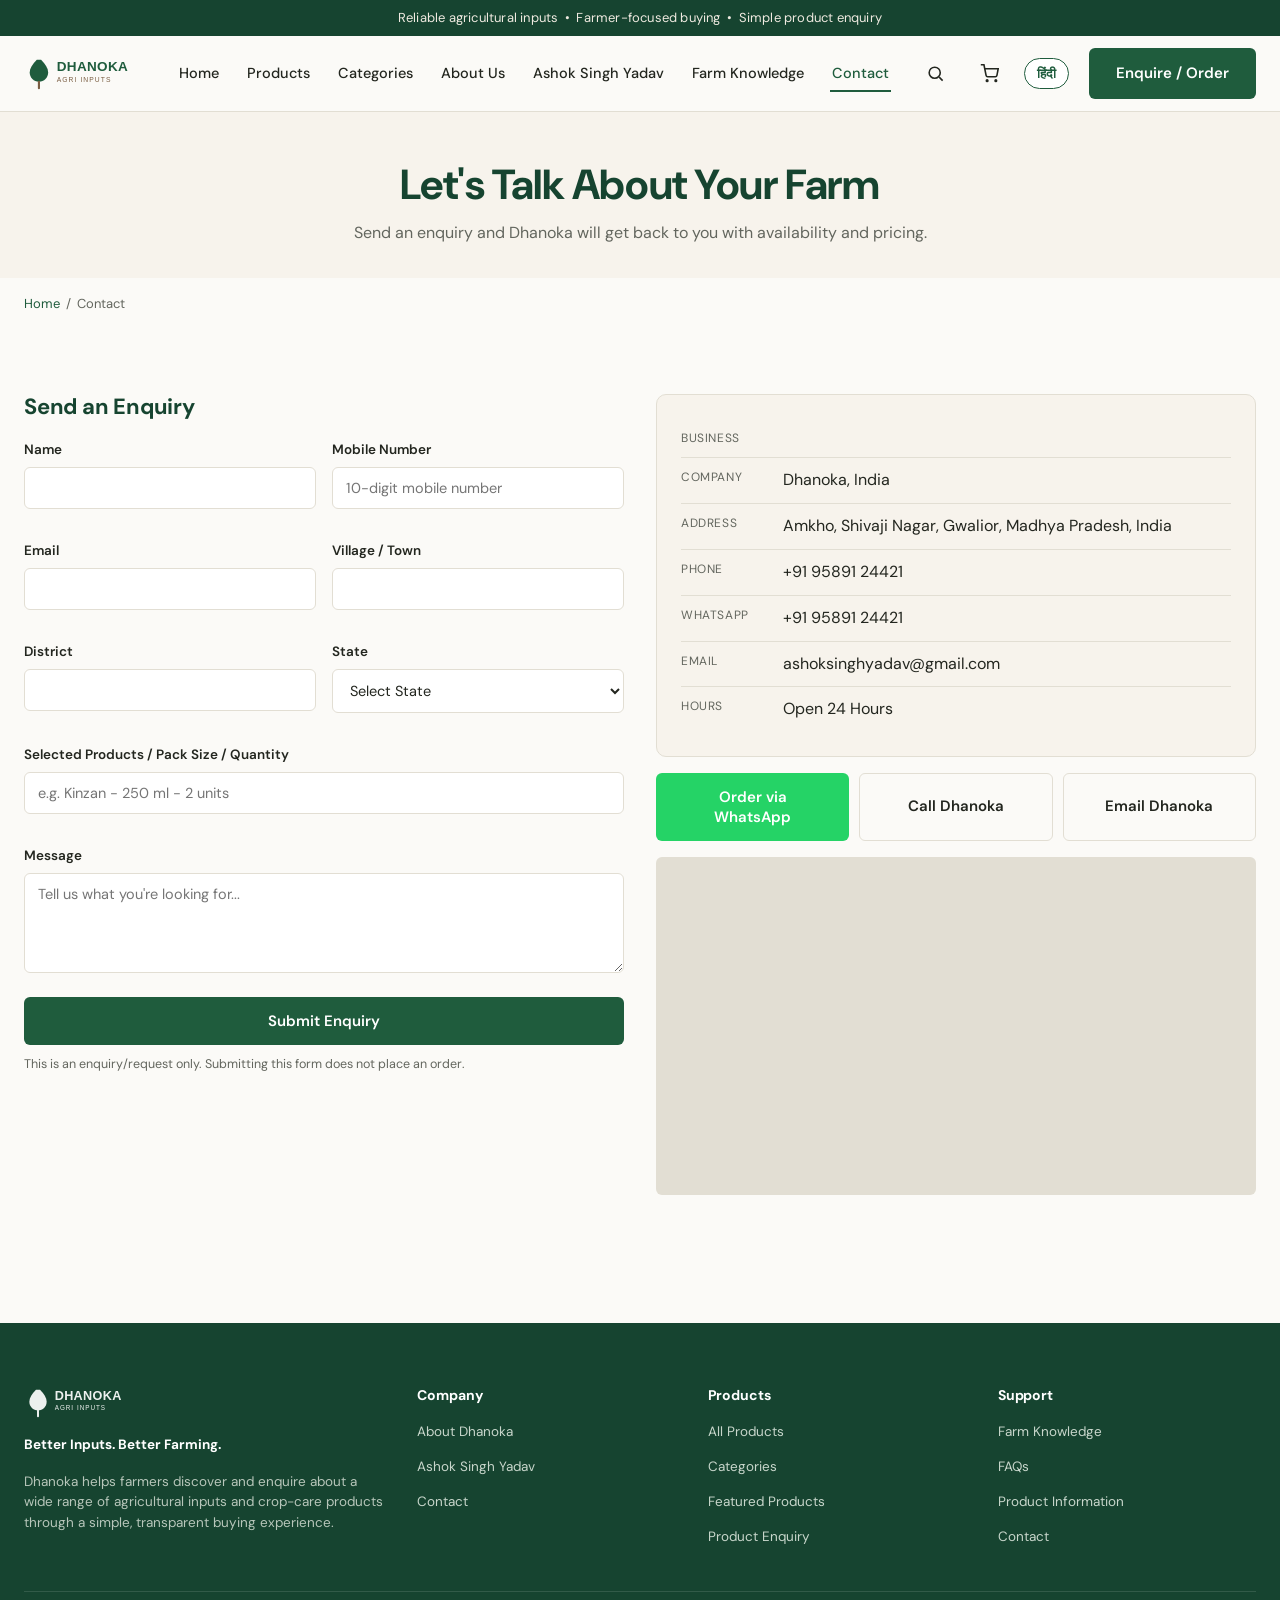
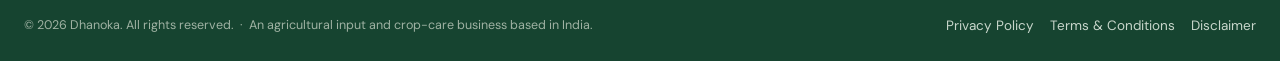
<file: contact.html>
<!DOCTYPE html>
<html lang="en">
<head>
<meta charset="UTF-8">
<meta name="viewport" content="width=device-width, initial-scale=1.0, viewport-fit=cover">
<title>Contact Dhanoka | Agricultural Product Enquiry</title>
<meta name="description" content="Get in touch with Dhanoka to enquire about agricultural inputs and crop-care products. Send an enquiry or reach us on WhatsApp.">
<link rel="canonical" href="https://www.dhanoka.example/contact.html">
<meta property="og:title" content="Contact Dhanoka | Agricultural Product Enquiry">
<meta property="og:description" content="Get in touch with Dhanoka to enquire about agricultural inputs and crop-care products. Send an enquiry or reach us on WhatsApp.">
<meta property="og:type" content="website">
<meta name="twitter:card" content="summary_large_image">
<link rel="preconnect" href="https://fonts.googleapis.com">
<link href="https://fonts.googleapis.com/css2?family=DM+Sans:wght@400;500;600;700;800&display=swap" rel="stylesheet">
<link rel="stylesheet" href="css/style.css">
<link rel="stylesheet" href="css/responsive.css">

</head>
<body>

  <a class="skip-link" href="#main">Skip to main content</a>
  <div class="announce-bar">Reliable agricultural inputs &nbsp;•&nbsp; Farmer-focused buying &nbsp;•&nbsp; Simple product enquiry</div>
  <header class="navbar">
    <div class="nav-inner">
      <a href="index.html" class="logo-link" aria-label="Dhanoka home">
        <img src="assets/logo/dhanoka-logo.svg" alt="Dhanoka logo">
      </a>
      <nav class="nav-links" aria-label="Primary">
        <a href="index.html">Home</a>
        <a href="products.html">Products</a>
        <a href="categories.html">Categories</a>
        <a href="about.html">About Us</a>
        <a href="ashok-singh-yadav.html">Ashok Singh Yadav</a>
        <a href="knowledge.html">Farm Knowledge</a>
        <a href="contact.html" aria-current="page">Contact</a>
      </nav>
      <div class="nav-actions">
        <button class="icon-btn" data-search-toggle aria-label="Search products">
          <svg width="19" height="19" viewBox="0 0 24 24" fill="none" stroke="currentColor" stroke-width="2"><circle cx="11" cy="11" r="7"/><line x1="21" y1="21" x2="16.65" y2="16.65"/></svg>
        </button>
        <a class="icon-btn" href="cart.html" aria-label="View cart">
          <svg width="19" height="19" viewBox="0 0 24 24" fill="none" stroke="currentColor" stroke-width="2"><circle cx="9" cy="21" r="1"/><circle cx="20" cy="21" r="1"/><path d="M1 1h4l2.68 13.39a2 2 0 0 0 2 1.61h9.72a2 2 0 0 0 2-1.61L23 6H6"/></svg>
          <span class="cart-count" style="display:none;">0</span>
        </a>
        <button class="btn btn-lang" data-lang-toggle type="button" aria-label="हिंदी में देखें" style="border:1px solid var(--primary-green,#2f6b3a); color:var(--primary-green,#2f6b3a); background:#fff; font-weight:700; font-size:13px; padding:6px 12px; border-radius:20px; cursor:pointer; margin-right:4px;">हिंदी</button>
        <a class="btn btn-enquire desktop-only" href="contact.html">Enquire / Order</a>
        <button class="hamburger" aria-label="Open menu">
          <span></span>
        </button>
      </div>
    </div>
    <div class="search-panel">
      <form data-nav-search-form role="search">
        <input type="search" placeholder="Search products, e.g. Kinzan, Fungicide..." aria-label="Search products">
        <button class="btn btn-primary" type="submit">Search</button>
      </form>
    </div>
  </header>
  <div class="mobile-drawer">
    <div class="backdrop"></div>
    <div class="panel">
      <button class="close-drawer" aria-label="Close menu">&times;</button>
      <nav aria-label="Mobile">
        <a href="index.html">Home</a>
          <a href="products.html">Products</a>
          <a href="categories.html">Categories</a>
          <a href="about.html">About Us</a>
          <a href="ashok-singh-yadav.html">Ashok Singh Yadav</a>
          <a href="knowledge.html">Farm Knowledge</a>
          <a href="contact.html">Contact</a>
          <a href="cart.html">Cart</a>
      </nav>
      <button class="btn btn-outline btn-block" data-lang-toggle type="button" style="margin-top:12px;">हिंदी</button>
      <a class="btn btn-primary btn-block" style="margin-top:24px;" href="contact.html">Enquire / Order</a>
    </div>
  </div>

<main id="main">

<div class="page-header">
  <div class="container">
    <h1>Let's Talk About Your Farm</h1>
    <p>Send an enquiry and Dhanoka will get back to you with availability and pricing.</p>
  </div>
</div>

<div class="container">
  <nav class="breadcrumbs" aria-label="Breadcrumb"><a href="index.html">Home</a><span aria-hidden="true">/</span>Contact</nav>
</div>

<section class="section">
  <div class="container contact-grid">
    <div>
      <h2 style="color:var(--forest-green); font-size:22px; margin-bottom:20px;">Send an Enquiry</h2>
      <form id="enquiry-form" novalidate>
        <div class="form-grid">
          <div class="form-group">
            <label for="ef-name">Name</label>
            <input type="text" id="ef-name" name="name" required>
            <div class="field-error">Please enter your name.</div>
          </div>
          <div class="form-group">
            <label for="ef-mobile">Mobile Number</label>
            <input type="tel" id="ef-mobile" name="mobile" pattern="[6-9][0-9]{9}" placeholder="10-digit mobile number" required>
            <div class="field-error">Please enter a valid 10-digit mobile number.</div>
          </div>
          <div class="form-group">
            <label for="ef-email">Email</label>
            <input type="email" id="ef-email" name="email">
          </div>
          <div class="form-group">
            <label for="ef-village">Village / Town</label>
            <input type="text" id="ef-village" name="village">
          </div>
          <div class="form-group">
            <label for="ef-district">District</label>
            <input type="text" id="ef-district" name="district">
          </div>
          <div class="form-group">
            <label for="ef-state">State</label>
            <select id="ef-state" name="state">
              <option value="">Select State</option>
              <option>Andhra Pradesh</option><option>Bihar</option><option>Gujarat</option>
              <option>Haryana</option><option>Karnataka</option><option>Madhya Pradesh</option>
              <option>Maharashtra</option><option>Punjab</option><option>Rajasthan</option>
              <option>Tamil Nadu</option><option>Uttar Pradesh</option><option>West Bengal</option>
              <option>Other</option>
            </select>
          </div>
          <div class="form-group full">
            <label for="ef-products">Selected Products / Pack Size / Quantity</label>
            <input type="text" id="ef-products" name="products" placeholder="e.g. Kinzan - 250 ml - 2 units">
          </div>
          <div class="form-group full">
            <label for="ef-message">Message</label>
            <textarea id="ef-message" name="message" placeholder="Tell us what you're looking for..."></textarea>
          </div>
        </div>
        <button type="submit" class="btn btn-primary btn-block">Submit Enquiry</button>
        <p style="font-size:12.5px; color:var(--muted-text); margin-top:10px;">This is an enquiry/request only. Submitting this form does not place an order.</p>
      </form>
    </div>

    <div>
      <div class="contact-info-card">
        <div class="row"><span class="label">Business</span></div>
        <div class="row"><span class="label" style="min-width:90px;">Company</span><span>Dhanoka, India</span></div>
        <div class="row"><span class="label" style="min-width:90px;">Address</span><span id="ci-address">Amkho, Shivaji Nagar, Gwalior, Madhya Pradesh, India</span></div>
        <div class="row"><span class="label" style="min-width:90px;">Phone</span><span id="ci-phone">+91 95891 24421</span></div>
        <div class="row"><span class="label" style="min-width:90px;">WhatsApp</span><span id="ci-whatsapp">+91 95891 24421</span></div>
        <div class="row"><span class="label" style="min-width:90px;">Email</span><span id="ci-email">ashoksinghyadav@gmail.com</span></div>
        <div class="row"><span class="label" style="min-width:90px;">Hours</span><span id="ci-hours">Open 24 Hours</span></div>
      </div>
      <div style="display:flex; gap:10px; margin-top:16px; flex-wrap:wrap;">
        <button class="btn btn-whatsapp" id="contact-whatsapp-btn" style="flex:1;">Order via WhatsApp</button>
        <a class="btn btn-outline" id="ci-call-btn" href="tel:+919589124421" style="flex:1;">Call Dhanoka</a>
        <a class="btn btn-outline" id="ci-email-btn" href="mailto:ashoksinghyadav@gmail.com" style="flex:1;">Email Dhanoka</a>
      </div>
      <div class="map-placeholder" style="padding:0; overflow:hidden;">
        <iframe title="Dhanoka location map" src="https://maps.google.com/maps?q=Shivaji%20Nagar%2C%20Amkho%2C%20Gwalior%2C%20Madhya%20Pradesh&z=14&output=embed" width="100%" height="260" style="border:0; display:block;" loading="lazy" referrerpolicy="no-referrer-when-downgrade"></iframe>
      </div>
    </div>
  </div>
</section>

<script>
document.addEventListener("DOMContentLoaded", function () {
  const form = document.getElementById("enquiry-form");
  form.addEventListener("submit", function (e) {
    e.preventDefault();
    let valid = true;
    const name = document.getElementById("ef-name");
    const mobile = document.getElementById("ef-mobile");

    [name, mobile].forEach(f => f.closest(".form-group").classList.remove("error"));

    if (!name.value.trim()) {
      name.closest(".form-group").classList.add("error");
      valid = false;
    }
    if (!/^[6-9][0-9]{9}$/.test(mobile.value.trim())) {
      mobile.closest(".form-group").classList.add("error");
      valid = false;
    }
    if (!valid) return;

    showToast("Your enquiry details are ready. Please also send via WhatsApp for a faster response.");
    const msg = `Hello Dhanoka,\n\nI am interested in the following agricultural products:\n\n${document.getElementById('ef-products').value}\n\nName: ${name.value}\nVillage/Town: ${document.getElementById('ef-village').value}\nDistrict: ${document.getElementById('ef-district').value}\nState: ${document.getElementById('ef-state').value}\n\n${document.getElementById('ef-message').value}\n\nPlease share availability and pricing.`;
    window.open(buildWhatsAppLink(msg), "_blank");
  });

  document.getElementById("contact-whatsapp-btn").addEventListener("click", function () {
    window.open(buildWhatsAppLink("Hello Dhanoka,\n\nI would like to enquire about your agricultural products.\n\nPlease share availability and pricing."), "_blank");
  });
});
</script>

</main>

  <footer>
    <div class="container">
      <div class="footer-grid">
        <div class="footer-brand">
          <img src="assets/logo/dhanoka-logo.svg" alt="Dhanoka logo" style="height:32px;filter:brightness(0) invert(1);opacity:0.92;">
          <p><strong style="color:#fff;">Better Inputs. Better Farming.</strong></p>
          <p>Dhanoka helps farmers discover and enquire about a wide range of agricultural inputs and crop-care products through a simple, transparent buying experience.</p>
        </div>
        <div>
          <h4>Company</h4>
          <ul>
            <li><a href="about.html">About Dhanoka</a></li>
            <li><a href="ashok-singh-yadav.html">Ashok Singh Yadav</a></li>
            <li><a href="contact.html">Contact</a></li>
          </ul>
        </div>
        <div>
          <h4>Products</h4>
          <ul>
            <li><a href="products.html">All Products</a></li>
            <li><a href="categories.html">Categories</a></li>
            <li><a href="index.html#featured">Featured Products</a></li>
            <li><a href="contact.html">Product Enquiry</a></li>
          </ul>
        </div>
        <div>
          <h4>Support</h4>
          <ul>
            <li><a href="knowledge.html">Farm Knowledge</a></li>
            <li><a href="knowledge.html">FAQs</a></li>
            <li><a href="products.html">Product Information</a></li>
            <li><a href="contact.html">Contact</a></li>
          </ul>
        </div>
      </div>
      <div class="footer-bottom">
        <div>
          &copy; 2026 Dhanoka. All rights reserved. &nbsp;·&nbsp; An agricultural input and crop-care business based in India.
        </div>
        <div class="legal-links">
          <a href="privacy.html">Privacy Policy</a>
          <a href="terms.html">Terms &amp; Conditions</a>
          <a href="disclaimer.html">Disclaimer</a>
        </div>
      </div>
    </div>
  </footer>


  <script src="js/products-data.js"></script>
  <script src="js/app.js"></script>
  <script src="js/i18n.js"></script>
  <script src="js/products.js"></script>
  <script src="js/cart.js"></script>
  <script src="js/filters.js"></script>


</body>
</html>
</file>
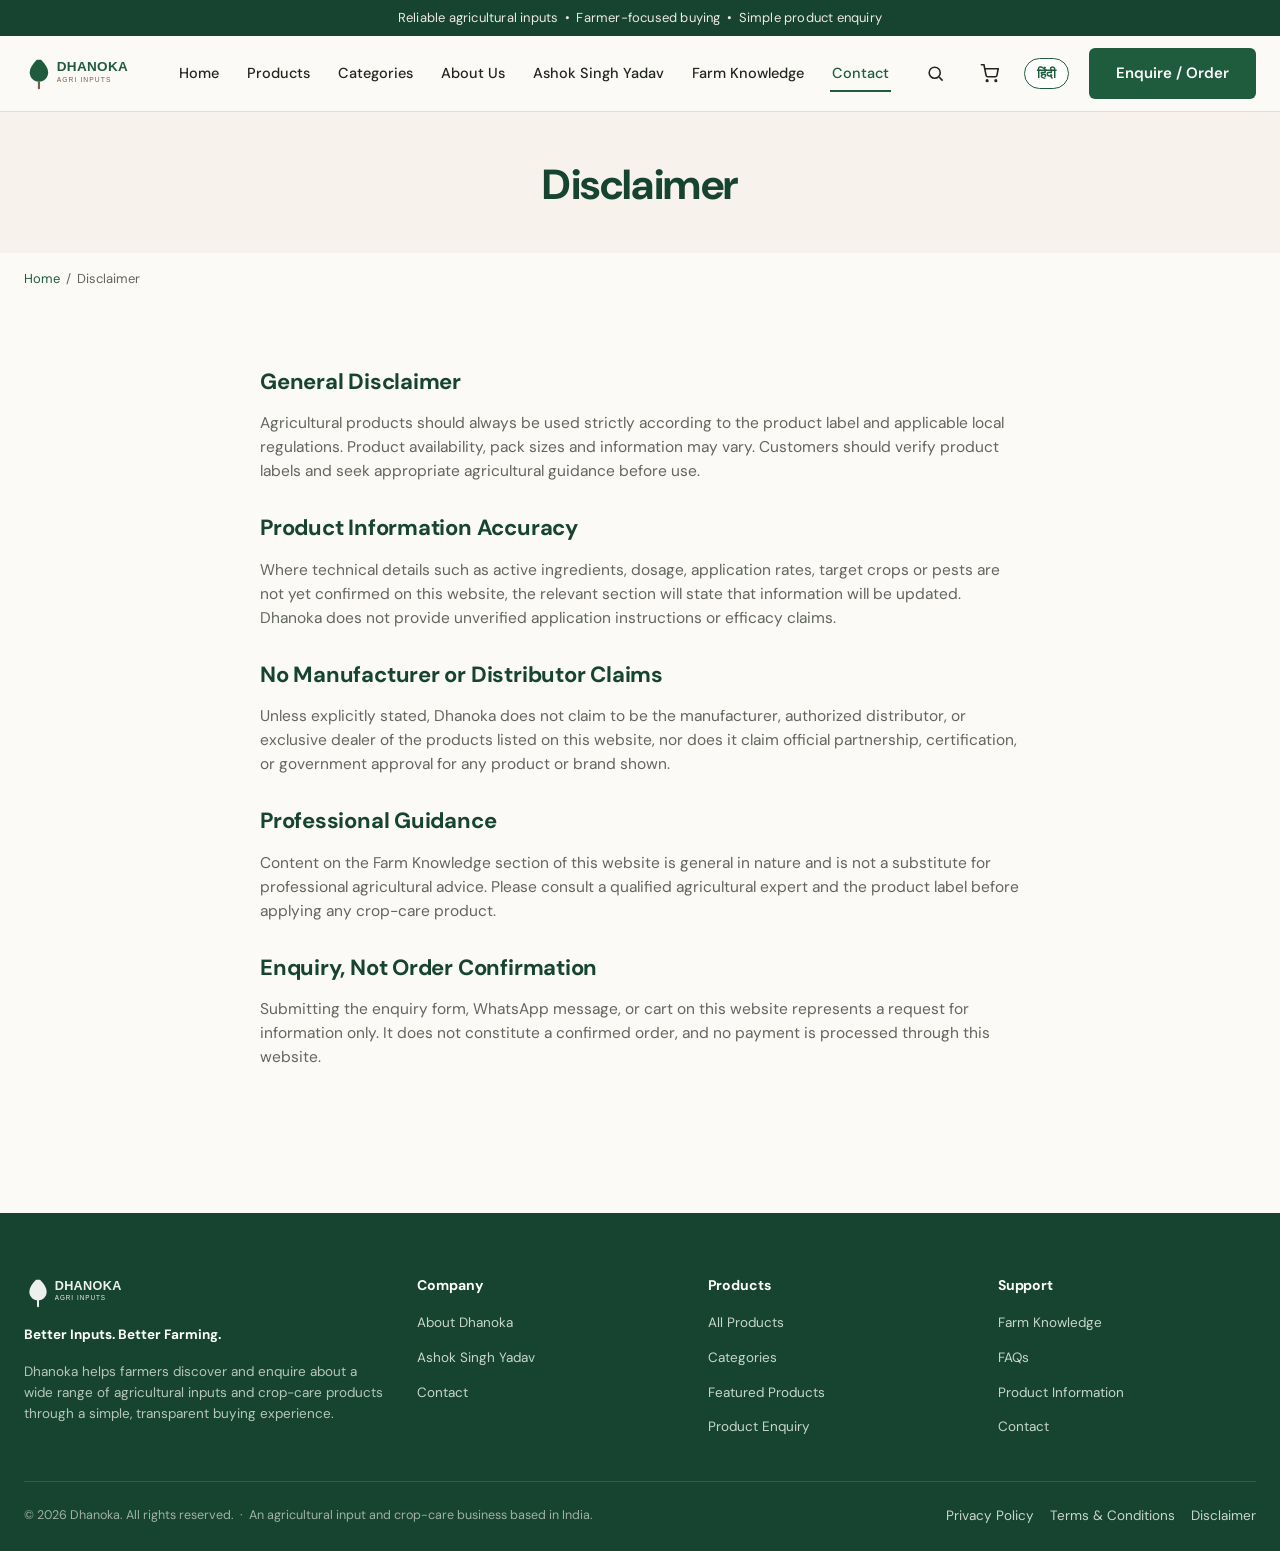
<file: disclaimer.html>
<!DOCTYPE html>
<html lang="en">
<head>
<meta charset="UTF-8">
<meta name="viewport" content="width=device-width, initial-scale=1.0, viewport-fit=cover">
<title>Disclaimer | Dhanoka</title>
<meta name="description" content="Important disclaimers regarding product information, usage and Dhanoka's business relationships.">
<link rel="canonical" href="https://www.dhanoka.example/disclaimer.html">
<meta property="og:title" content="Disclaimer | Dhanoka">
<meta property="og:description" content="Important disclaimers regarding product information, usage and Dhanoka's business relationships.">
<meta property="og:type" content="website">
<meta name="twitter:card" content="summary_large_image">
<link rel="preconnect" href="https://fonts.googleapis.com">
<link href="https://fonts.googleapis.com/css2?family=DM+Sans:wght@400;500;600;700;800&display=swap" rel="stylesheet">
<link rel="stylesheet" href="css/style.css">
<link rel="stylesheet" href="css/responsive.css">

</head>
<body>

  <a class="skip-link" href="#main">Skip to main content</a>
  <div class="announce-bar">Reliable agricultural inputs &nbsp;•&nbsp; Farmer-focused buying &nbsp;•&nbsp; Simple product enquiry</div>
  <header class="navbar">
    <div class="nav-inner">
      <a href="index.html" class="logo-link" aria-label="Dhanoka home">
        <img src="assets/logo/dhanoka-logo.svg" alt="Dhanoka logo">
      </a>
      <nav class="nav-links" aria-label="Primary">
        <a href="index.html">Home</a>
        <a href="products.html">Products</a>
        <a href="categories.html">Categories</a>
        <a href="about.html">About Us</a>
        <a href="ashok-singh-yadav.html">Ashok Singh Yadav</a>
        <a href="knowledge.html">Farm Knowledge</a>
        <a href="contact.html" aria-current="page">Contact</a>
      </nav>
      <div class="nav-actions">
        <button class="icon-btn" data-search-toggle aria-label="Search products">
          <svg width="19" height="19" viewBox="0 0 24 24" fill="none" stroke="currentColor" stroke-width="2"><circle cx="11" cy="11" r="7"/><line x1="21" y1="21" x2="16.65" y2="16.65"/></svg>
        </button>
        <a class="icon-btn" href="cart.html" aria-label="View cart">
          <svg width="19" height="19" viewBox="0 0 24 24" fill="none" stroke="currentColor" stroke-width="2"><circle cx="9" cy="21" r="1"/><circle cx="20" cy="21" r="1"/><path d="M1 1h4l2.68 13.39a2 2 0 0 0 2 1.61h9.72a2 2 0 0 0 2-1.61L23 6H6"/></svg>
          <span class="cart-count" style="display:none;">0</span>
        </a>
        <button class="btn btn-lang" data-lang-toggle type="button" aria-label="हिंदी में देखें" style="border:1px solid var(--primary-green,#2f6b3a); color:var(--primary-green,#2f6b3a); background:#fff; font-weight:700; font-size:13px; padding:6px 12px; border-radius:20px; cursor:pointer; margin-right:4px;">हिंदी</button>
        <a class="btn btn-enquire desktop-only" href="contact.html">Enquire / Order</a>
        <button class="hamburger" aria-label="Open menu">
          <span></span>
        </button>
      </div>
    </div>
    <div class="search-panel">
      <form data-nav-search-form role="search">
        <input type="search" placeholder="Search products, e.g. Kinzan, Fungicide..." aria-label="Search products">
        <button class="btn btn-primary" type="submit">Search</button>
      </form>
    </div>
  </header>
  <div class="mobile-drawer">
    <div class="backdrop"></div>
    <div class="panel">
      <button class="close-drawer" aria-label="Close menu">&times;</button>
      <nav aria-label="Mobile">
        <a href="index.html">Home</a>
          <a href="products.html">Products</a>
          <a href="categories.html">Categories</a>
          <a href="about.html">About Us</a>
          <a href="ashok-singh-yadav.html">Ashok Singh Yadav</a>
          <a href="knowledge.html">Farm Knowledge</a>
          <a href="contact.html">Contact</a>
          <a href="cart.html">Cart</a>
      </nav>
      <button class="btn btn-outline btn-block" data-lang-toggle type="button" style="margin-top:12px;">हिंदी</button>
      <a class="btn btn-primary btn-block" style="margin-top:24px;" href="contact.html">Enquire / Order</a>
    </div>
  </div>

<main id="main">

<div class="page-header">
  <div class="container">
    <h1>Disclaimer</h1>
  </div>
</div>
<div class="container">
  <nav class="breadcrumbs" aria-label="Breadcrumb"><a href="index.html">Home</a><span aria-hidden="true">/</span>Disclaimer</nav>
</div>
<section class="section">
  <div class="container">
    <div class="prose">
      
<h2>General Disclaimer</h2>
<p>Agricultural products should always be used strictly according to the product label and applicable local regulations. Product availability, pack sizes and information may vary. Customers should verify product labels and seek appropriate agricultural guidance before use.</p>

<h2>Product Information Accuracy</h2>
<p>Where technical details such as active ingredients, dosage, application rates, target crops or pests are not yet confirmed on this website, the relevant section will state that information will be updated. Dhanoka does not provide unverified application instructions or efficacy claims.</p>

<h2>No Manufacturer or Distributor Claims</h2>
<p>Unless explicitly stated, Dhanoka does not claim to be the manufacturer, authorized distributor, or exclusive dealer of the products listed on this website, nor does it claim official partnership, certification, or government approval for any product or brand shown.</p>

<h2>Professional Guidance</h2>
<p>Content on the Farm Knowledge section of this website is general in nature and is not a substitute for professional agricultural advice. Please consult a qualified agricultural expert and the product label before applying any crop-care product.</p>

<h2>Enquiry, Not Order Confirmation</h2>
<p>Submitting the enquiry form, WhatsApp message, or cart on this website represents a request for information only. It does not constitute a confirmed order, and no payment is processed through this website.</p>

    </div>
  </div>
</section>

</main>

  <footer>
    <div class="container">
      <div class="footer-grid">
        <div class="footer-brand">
          <img src="assets/logo/dhanoka-logo.svg" alt="Dhanoka logo" style="height:32px;filter:brightness(0) invert(1);opacity:0.92;">
          <p><strong style="color:#fff;">Better Inputs. Better Farming.</strong></p>
          <p>Dhanoka helps farmers discover and enquire about a wide range of agricultural inputs and crop-care products through a simple, transparent buying experience.</p>
        </div>
        <div>
          <h4>Company</h4>
          <ul>
            <li><a href="about.html">About Dhanoka</a></li>
            <li><a href="ashok-singh-yadav.html">Ashok Singh Yadav</a></li>
            <li><a href="contact.html">Contact</a></li>
          </ul>
        </div>
        <div>
          <h4>Products</h4>
          <ul>
            <li><a href="products.html">All Products</a></li>
            <li><a href="categories.html">Categories</a></li>
            <li><a href="index.html#featured">Featured Products</a></li>
            <li><a href="contact.html">Product Enquiry</a></li>
          </ul>
        </div>
        <div>
          <h4>Support</h4>
          <ul>
            <li><a href="knowledge.html">Farm Knowledge</a></li>
            <li><a href="knowledge.html">FAQs</a></li>
            <li><a href="products.html">Product Information</a></li>
            <li><a href="contact.html">Contact</a></li>
          </ul>
        </div>
      </div>
      <div class="footer-bottom">
        <div>
          &copy; 2026 Dhanoka. All rights reserved. &nbsp;·&nbsp; An agricultural input and crop-care business based in India.
        </div>
        <div class="legal-links">
          <a href="privacy.html">Privacy Policy</a>
          <a href="terms.html">Terms &amp; Conditions</a>
          <a href="disclaimer.html">Disclaimer</a>
        </div>
      </div>
    </div>
  </footer>


  <script src="js/products-data.js"></script>
  <script src="js/app.js"></script>
  <script src="js/i18n.js"></script>
  <script src="js/products.js"></script>
  <script src="js/cart.js"></script>
  <script src="js/filters.js"></script>


</body>
</html>
</file>
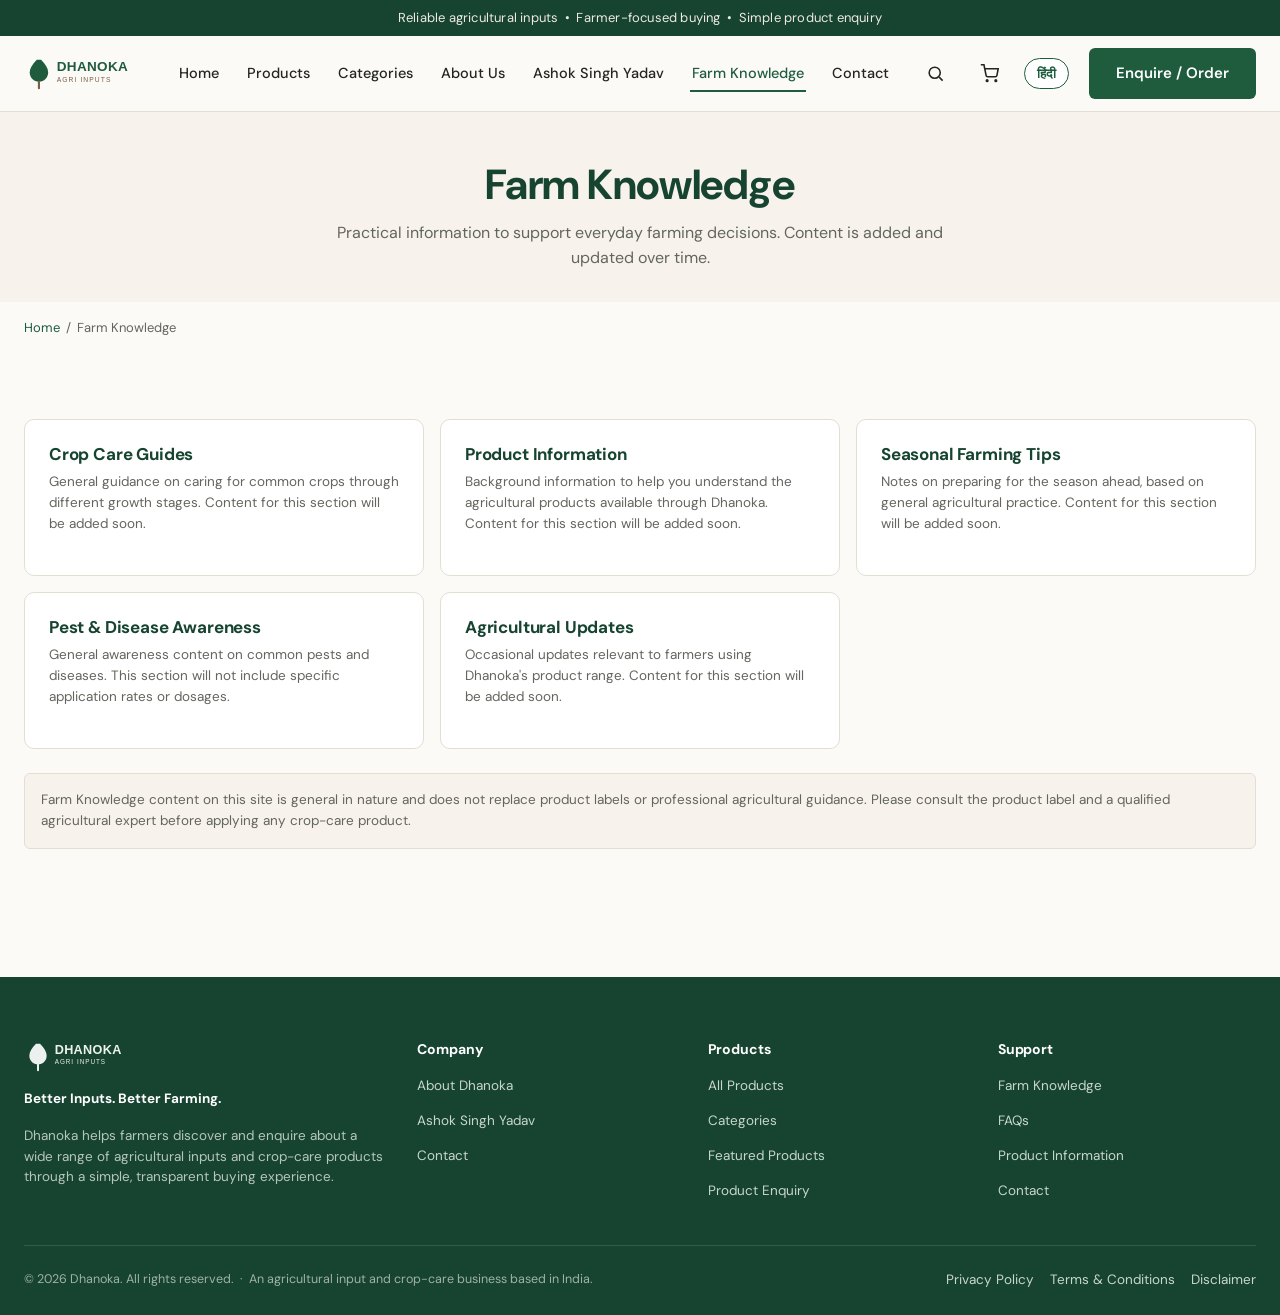
<file: knowledge.html>
<!DOCTYPE html>
<html lang="en">
<head>
<meta charset="UTF-8">
<meta name="viewport" content="width=device-width, initial-scale=1.0, viewport-fit=cover">
<title>Farm Knowledge | Dhanoka</title>
<meta name="description" content="Practical farming information from Dhanoka, including crop care guides, seasonal tips and pest awareness content.">
<link rel="canonical" href="https://www.dhanoka.example/knowledge.html">
<meta property="og:title" content="Farm Knowledge | Dhanoka">
<meta property="og:description" content="Practical farming information from Dhanoka, including crop care guides, seasonal tips and pest awareness content.">
<meta property="og:type" content="website">
<meta name="twitter:card" content="summary_large_image">
<link rel="preconnect" href="https://fonts.googleapis.com">
<link href="https://fonts.googleapis.com/css2?family=DM+Sans:wght@400;500;600;700;800&display=swap" rel="stylesheet">
<link rel="stylesheet" href="css/style.css">
<link rel="stylesheet" href="css/responsive.css">

</head>
<body>

  <a class="skip-link" href="#main">Skip to main content</a>
  <div class="announce-bar">Reliable agricultural inputs &nbsp;•&nbsp; Farmer-focused buying &nbsp;•&nbsp; Simple product enquiry</div>
  <header class="navbar">
    <div class="nav-inner">
      <a href="index.html" class="logo-link" aria-label="Dhanoka home">
        <img src="assets/logo/dhanoka-logo.svg" alt="Dhanoka logo">
      </a>
      <nav class="nav-links" aria-label="Primary">
        <a href="index.html">Home</a>
        <a href="products.html">Products</a>
        <a href="categories.html">Categories</a>
        <a href="about.html">About Us</a>
        <a href="ashok-singh-yadav.html">Ashok Singh Yadav</a>
        <a href="knowledge.html" aria-current="page">Farm Knowledge</a>
        <a href="contact.html">Contact</a>
      </nav>
      <div class="nav-actions">
        <button class="icon-btn" data-search-toggle aria-label="Search products">
          <svg width="19" height="19" viewBox="0 0 24 24" fill="none" stroke="currentColor" stroke-width="2"><circle cx="11" cy="11" r="7"/><line x1="21" y1="21" x2="16.65" y2="16.65"/></svg>
        </button>
        <a class="icon-btn" href="cart.html" aria-label="View cart">
          <svg width="19" height="19" viewBox="0 0 24 24" fill="none" stroke="currentColor" stroke-width="2"><circle cx="9" cy="21" r="1"/><circle cx="20" cy="21" r="1"/><path d="M1 1h4l2.68 13.39a2 2 0 0 0 2 1.61h9.72a2 2 0 0 0 2-1.61L23 6H6"/></svg>
          <span class="cart-count" style="display:none;">0</span>
        </a>
        <button class="btn btn-lang" data-lang-toggle type="button" aria-label="हिंदी में देखें" style="border:1px solid var(--primary-green,#2f6b3a); color:var(--primary-green,#2f6b3a); background:#fff; font-weight:700; font-size:13px; padding:6px 12px; border-radius:20px; cursor:pointer; margin-right:4px;">हिंदी</button>
        <a class="btn btn-enquire desktop-only" href="contact.html">Enquire / Order</a>
        <button class="hamburger" aria-label="Open menu">
          <span></span>
        </button>
      </div>
    </div>
    <div class="search-panel">
      <form data-nav-search-form role="search">
        <input type="search" placeholder="Search products, e.g. Kinzan, Fungicide..." aria-label="Search products">
        <button class="btn btn-primary" type="submit">Search</button>
      </form>
    </div>
  </header>
  <div class="mobile-drawer">
    <div class="backdrop"></div>
    <div class="panel">
      <button class="close-drawer" aria-label="Close menu">&times;</button>
      <nav aria-label="Mobile">
        <a href="index.html">Home</a>
          <a href="products.html">Products</a>
          <a href="categories.html">Categories</a>
          <a href="about.html">About Us</a>
          <a href="ashok-singh-yadav.html">Ashok Singh Yadav</a>
          <a href="knowledge.html">Farm Knowledge</a>
          <a href="contact.html">Contact</a>
          <a href="cart.html">Cart</a>
      </nav>
      <button class="btn btn-outline btn-block" data-lang-toggle type="button" style="margin-top:12px;">हिंदी</button>
      <a class="btn btn-primary btn-block" style="margin-top:24px;" href="contact.html">Enquire / Order</a>
    </div>
  </div>

<main id="main">

<div class="page-header">
  <div class="container">
    <h1>Farm Knowledge</h1>
    <p>Practical information to support everyday farming decisions. Content is added and updated over time.</p>
  </div>
</div>

<div class="container">
  <nav class="breadcrumbs" aria-label="Breadcrumb"><a href="index.html">Home</a><span aria-hidden="true">/</span>Farm Knowledge</nav>
</div>

<section class="section">
  <div class="container">
    <div class="knowledge-grid">
      <div class="knowledge-card">
        <h3>Crop Care Guides</h3>
        <p>General guidance on caring for common crops through different growth stages. Content for this section will be added soon.</p>
      </div>
      <div class="knowledge-card">
        <h3>Product Information</h3>
        <p>Background information to help you understand the agricultural products available through Dhanoka. Content for this section will be added soon.</p>
      </div>
      <div class="knowledge-card">
        <h3>Seasonal Farming Tips</h3>
        <p>Notes on preparing for the season ahead, based on general agricultural practice. Content for this section will be added soon.</p>
      </div>
      <div class="knowledge-card">
        <h3>Pest &amp; Disease Awareness</h3>
        <p>General awareness content on common pests and diseases. This section will not include specific application rates or dosages.</p>
      </div>
      <div class="knowledge-card">
        <h3>Agricultural Updates</h3>
        <p>Occasional updates relevant to farmers using Dhanoka's product range. Content for this section will be added soon.</p>
      </div>
    </div>
    <div class="notice-box" style="margin-top:24px;">
      Farm Knowledge content on this site is general in nature and does not replace product labels or professional agricultural guidance. Please consult the product label and a qualified agricultural expert before applying any crop-care product.
    </div>
  </div>
</section>

</main>

  <footer>
    <div class="container">
      <div class="footer-grid">
        <div class="footer-brand">
          <img src="assets/logo/dhanoka-logo.svg" alt="Dhanoka logo" style="height:32px;filter:brightness(0) invert(1);opacity:0.92;">
          <p><strong style="color:#fff;">Better Inputs. Better Farming.</strong></p>
          <p>Dhanoka helps farmers discover and enquire about a wide range of agricultural inputs and crop-care products through a simple, transparent buying experience.</p>
        </div>
        <div>
          <h4>Company</h4>
          <ul>
            <li><a href="about.html">About Dhanoka</a></li>
            <li><a href="ashok-singh-yadav.html">Ashok Singh Yadav</a></li>
            <li><a href="contact.html">Contact</a></li>
          </ul>
        </div>
        <div>
          <h4>Products</h4>
          <ul>
            <li><a href="products.html">All Products</a></li>
            <li><a href="categories.html">Categories</a></li>
            <li><a href="index.html#featured">Featured Products</a></li>
            <li><a href="contact.html">Product Enquiry</a></li>
          </ul>
        </div>
        <div>
          <h4>Support</h4>
          <ul>
            <li><a href="knowledge.html">Farm Knowledge</a></li>
            <li><a href="knowledge.html">FAQs</a></li>
            <li><a href="products.html">Product Information</a></li>
            <li><a href="contact.html">Contact</a></li>
          </ul>
        </div>
      </div>
      <div class="footer-bottom">
        <div>
          &copy; 2026 Dhanoka. All rights reserved. &nbsp;·&nbsp; An agricultural input and crop-care business based in India.
        </div>
        <div class="legal-links">
          <a href="privacy.html">Privacy Policy</a>
          <a href="terms.html">Terms &amp; Conditions</a>
          <a href="disclaimer.html">Disclaimer</a>
        </div>
      </div>
    </div>
  </footer>


  <script src="js/products-data.js"></script>
  <script src="js/app.js"></script>
  <script src="js/i18n.js"></script>
  <script src="js/products.js"></script>
  <script src="js/cart.js"></script>
  <script src="js/filters.js"></script>


</body>
</html>
</file>
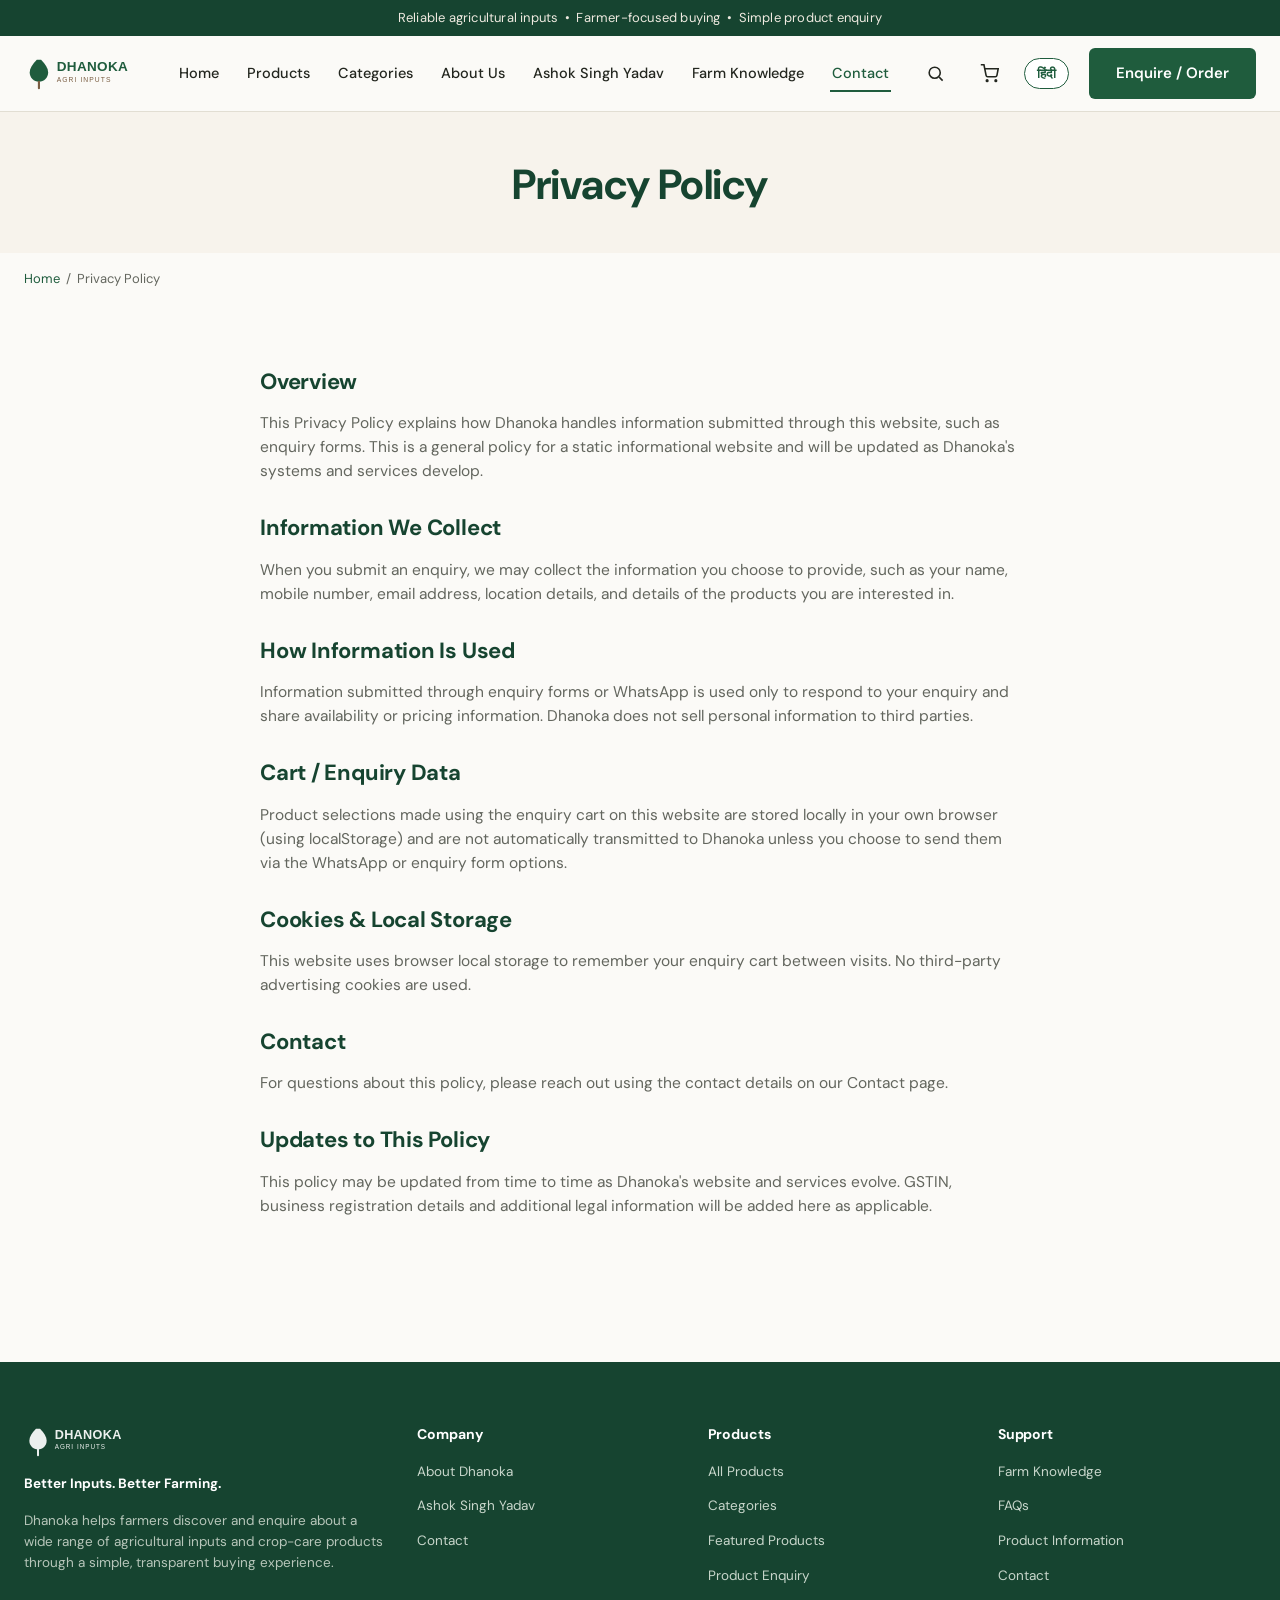
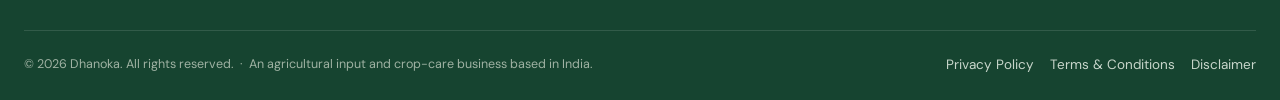
<file: privacy.html>
<!DOCTYPE html>
<html lang="en">
<head>
<meta charset="UTF-8">
<meta name="viewport" content="width=device-width, initial-scale=1.0, viewport-fit=cover">
<title>Privacy Policy | Dhanoka</title>
<meta name="description" content="Dhanoka's Privacy Policy explaining how enquiry and contact information is handled.">
<link rel="canonical" href="https://www.dhanoka.example/privacy.html">
<meta property="og:title" content="Privacy Policy | Dhanoka">
<meta property="og:description" content="Dhanoka's Privacy Policy explaining how enquiry and contact information is handled.">
<meta property="og:type" content="website">
<meta name="twitter:card" content="summary_large_image">
<link rel="preconnect" href="https://fonts.googleapis.com">
<link href="https://fonts.googleapis.com/css2?family=DM+Sans:wght@400;500;600;700;800&display=swap" rel="stylesheet">
<link rel="stylesheet" href="css/style.css">
<link rel="stylesheet" href="css/responsive.css">

</head>
<body>

  <a class="skip-link" href="#main">Skip to main content</a>
  <div class="announce-bar">Reliable agricultural inputs &nbsp;•&nbsp; Farmer-focused buying &nbsp;•&nbsp; Simple product enquiry</div>
  <header class="navbar">
    <div class="nav-inner">
      <a href="index.html" class="logo-link" aria-label="Dhanoka home">
        <img src="assets/logo/dhanoka-logo.svg" alt="Dhanoka logo">
      </a>
      <nav class="nav-links" aria-label="Primary">
        <a href="index.html">Home</a>
        <a href="products.html">Products</a>
        <a href="categories.html">Categories</a>
        <a href="about.html">About Us</a>
        <a href="ashok-singh-yadav.html">Ashok Singh Yadav</a>
        <a href="knowledge.html">Farm Knowledge</a>
        <a href="contact.html" aria-current="page">Contact</a>
      </nav>
      <div class="nav-actions">
        <button class="icon-btn" data-search-toggle aria-label="Search products">
          <svg width="19" height="19" viewBox="0 0 24 24" fill="none" stroke="currentColor" stroke-width="2"><circle cx="11" cy="11" r="7"/><line x1="21" y1="21" x2="16.65" y2="16.65"/></svg>
        </button>
        <a class="icon-btn" href="cart.html" aria-label="View cart">
          <svg width="19" height="19" viewBox="0 0 24 24" fill="none" stroke="currentColor" stroke-width="2"><circle cx="9" cy="21" r="1"/><circle cx="20" cy="21" r="1"/><path d="M1 1h4l2.68 13.39a2 2 0 0 0 2 1.61h9.72a2 2 0 0 0 2-1.61L23 6H6"/></svg>
          <span class="cart-count" style="display:none;">0</span>
        </a>
        <button class="btn btn-lang" data-lang-toggle type="button" aria-label="हिंदी में देखें" style="border:1px solid var(--primary-green,#2f6b3a); color:var(--primary-green,#2f6b3a); background:#fff; font-weight:700; font-size:13px; padding:6px 12px; border-radius:20px; cursor:pointer; margin-right:4px;">हिंदी</button>
        <a class="btn btn-enquire desktop-only" href="contact.html">Enquire / Order</a>
        <button class="hamburger" aria-label="Open menu">
          <span></span>
        </button>
      </div>
    </div>
    <div class="search-panel">
      <form data-nav-search-form role="search">
        <input type="search" placeholder="Search products, e.g. Kinzan, Fungicide..." aria-label="Search products">
        <button class="btn btn-primary" type="submit">Search</button>
      </form>
    </div>
  </header>
  <div class="mobile-drawer">
    <div class="backdrop"></div>
    <div class="panel">
      <button class="close-drawer" aria-label="Close menu">&times;</button>
      <nav aria-label="Mobile">
        <a href="index.html">Home</a>
          <a href="products.html">Products</a>
          <a href="categories.html">Categories</a>
          <a href="about.html">About Us</a>
          <a href="ashok-singh-yadav.html">Ashok Singh Yadav</a>
          <a href="knowledge.html">Farm Knowledge</a>
          <a href="contact.html">Contact</a>
          <a href="cart.html">Cart</a>
      </nav>
      <button class="btn btn-outline btn-block" data-lang-toggle type="button" style="margin-top:12px;">हिंदी</button>
      <a class="btn btn-primary btn-block" style="margin-top:24px;" href="contact.html">Enquire / Order</a>
    </div>
  </div>

<main id="main">

<div class="page-header">
  <div class="container">
    <h1>Privacy Policy</h1>
  </div>
</div>
<div class="container">
  <nav class="breadcrumbs" aria-label="Breadcrumb"><a href="index.html">Home</a><span aria-hidden="true">/</span>Privacy Policy</nav>
</div>
<section class="section">
  <div class="container">
    <div class="prose">
      
<h2>Overview</h2>
<p>This Privacy Policy explains how Dhanoka handles information submitted through this website, such as enquiry forms. This is a general policy for a static informational website and will be updated as Dhanoka's systems and services develop.</p>

<h2>Information We Collect</h2>
<p>When you submit an enquiry, we may collect the information you choose to provide, such as your name, mobile number, email address, location details, and details of the products you are interested in.</p>

<h2>How Information Is Used</h2>
<p>Information submitted through enquiry forms or WhatsApp is used only to respond to your enquiry and share availability or pricing information. Dhanoka does not sell personal information to third parties.</p>

<h2>Cart / Enquiry Data</h2>
<p>Product selections made using the enquiry cart on this website are stored locally in your own browser (using localStorage) and are not automatically transmitted to Dhanoka unless you choose to send them via the WhatsApp or enquiry form options.</p>

<h2>Cookies &amp; Local Storage</h2>
<p>This website uses browser local storage to remember your enquiry cart between visits. No third-party advertising cookies are used.</p>

<h2>Contact</h2>
<p>For questions about this policy, please reach out using the contact details on our <a href="contact.html">Contact page</a>.</p>

<h2>Updates to This Policy</h2>
<p>This policy may be updated from time to time as Dhanoka's website and services evolve. GSTIN, business registration details and additional legal information will be added here as applicable.</p>

    </div>
  </div>
</section>

</main>

  <footer>
    <div class="container">
      <div class="footer-grid">
        <div class="footer-brand">
          <img src="assets/logo/dhanoka-logo.svg" alt="Dhanoka logo" style="height:32px;filter:brightness(0) invert(1);opacity:0.92;">
          <p><strong style="color:#fff;">Better Inputs. Better Farming.</strong></p>
          <p>Dhanoka helps farmers discover and enquire about a wide range of agricultural inputs and crop-care products through a simple, transparent buying experience.</p>
        </div>
        <div>
          <h4>Company</h4>
          <ul>
            <li><a href="about.html">About Dhanoka</a></li>
            <li><a href="ashok-singh-yadav.html">Ashok Singh Yadav</a></li>
            <li><a href="contact.html">Contact</a></li>
          </ul>
        </div>
        <div>
          <h4>Products</h4>
          <ul>
            <li><a href="products.html">All Products</a></li>
            <li><a href="categories.html">Categories</a></li>
            <li><a href="index.html#featured">Featured Products</a></li>
            <li><a href="contact.html">Product Enquiry</a></li>
          </ul>
        </div>
        <div>
          <h4>Support</h4>
          <ul>
            <li><a href="knowledge.html">Farm Knowledge</a></li>
            <li><a href="knowledge.html">FAQs</a></li>
            <li><a href="products.html">Product Information</a></li>
            <li><a href="contact.html">Contact</a></li>
          </ul>
        </div>
      </div>
      <div class="footer-bottom">
        <div>
          &copy; 2026 Dhanoka. All rights reserved. &nbsp;·&nbsp; An agricultural input and crop-care business based in India.
        </div>
        <div class="legal-links">
          <a href="privacy.html">Privacy Policy</a>
          <a href="terms.html">Terms &amp; Conditions</a>
          <a href="disclaimer.html">Disclaimer</a>
        </div>
      </div>
    </div>
  </footer>


  <script src="js/products-data.js"></script>
  <script src="js/app.js"></script>
  <script src="js/i18n.js"></script>
  <script src="js/products.js"></script>
  <script src="js/cart.js"></script>
  <script src="js/filters.js"></script>


</body>
</html>
</file>
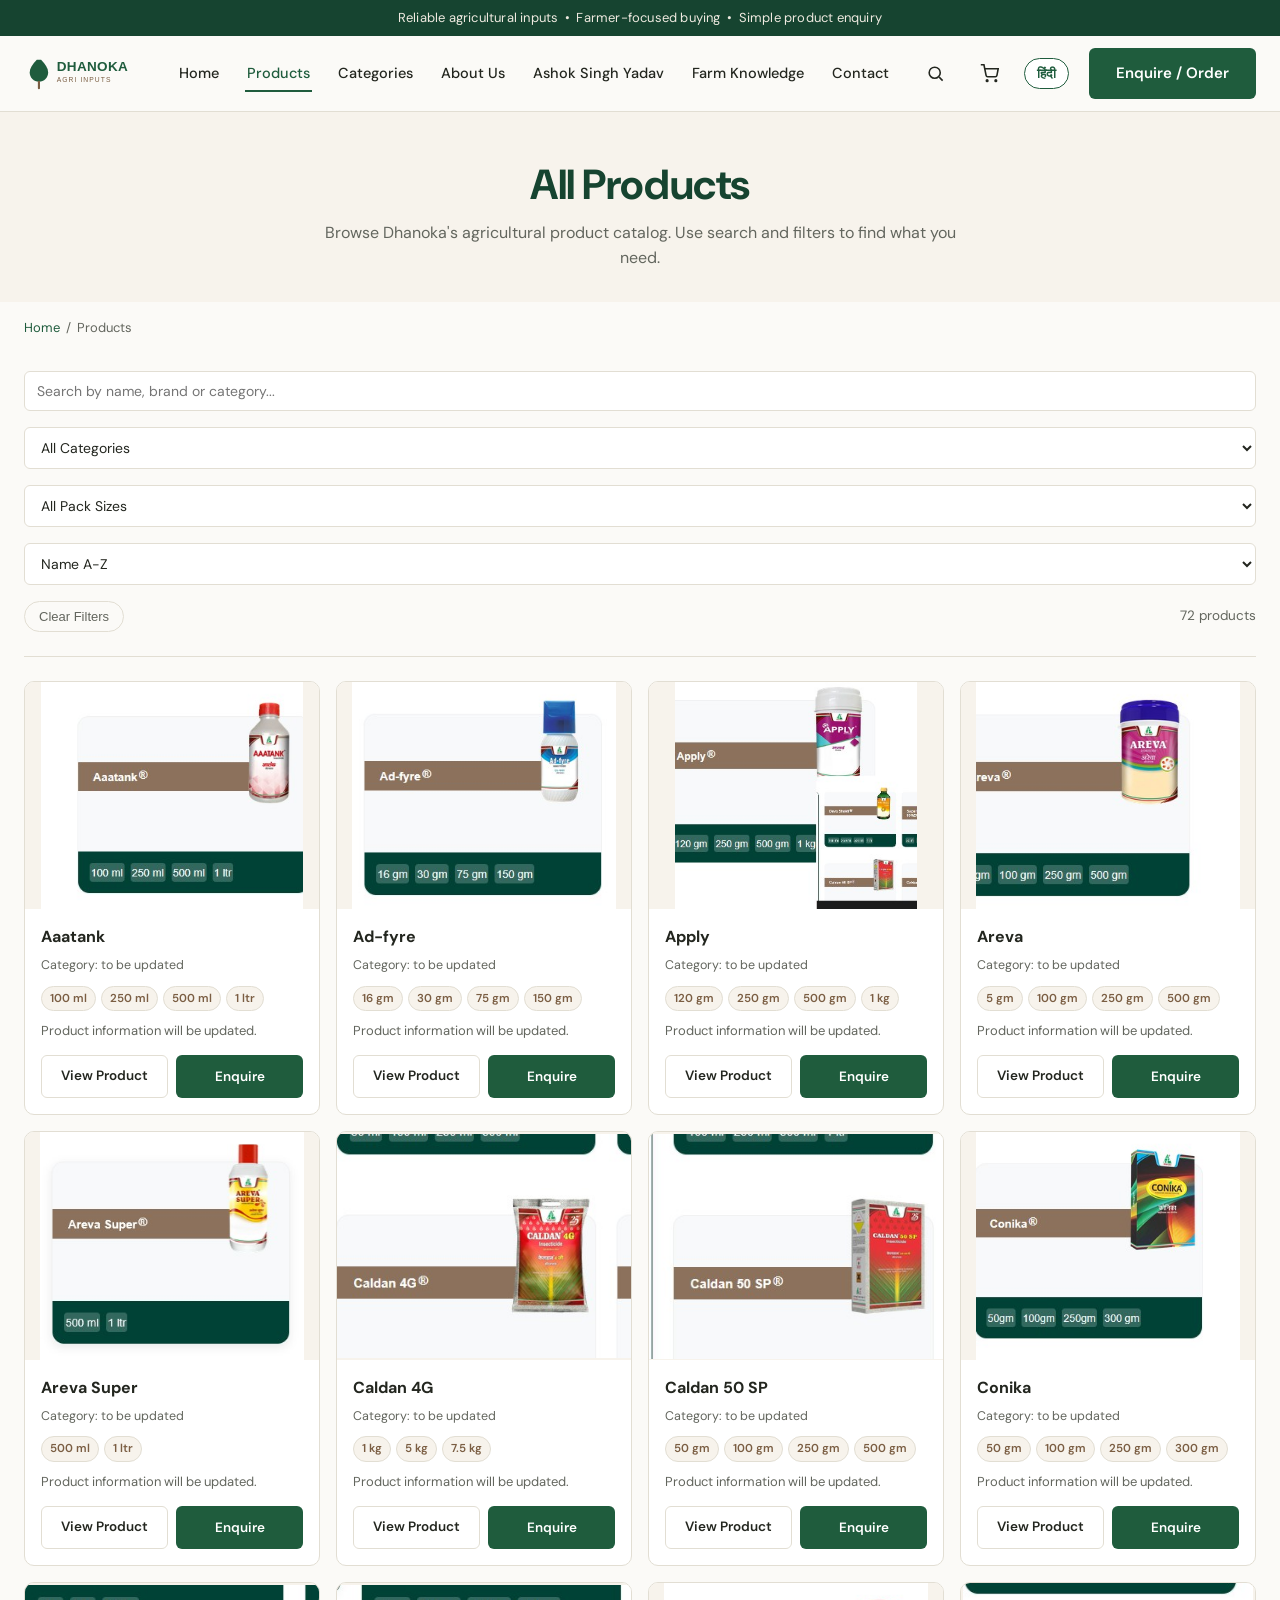
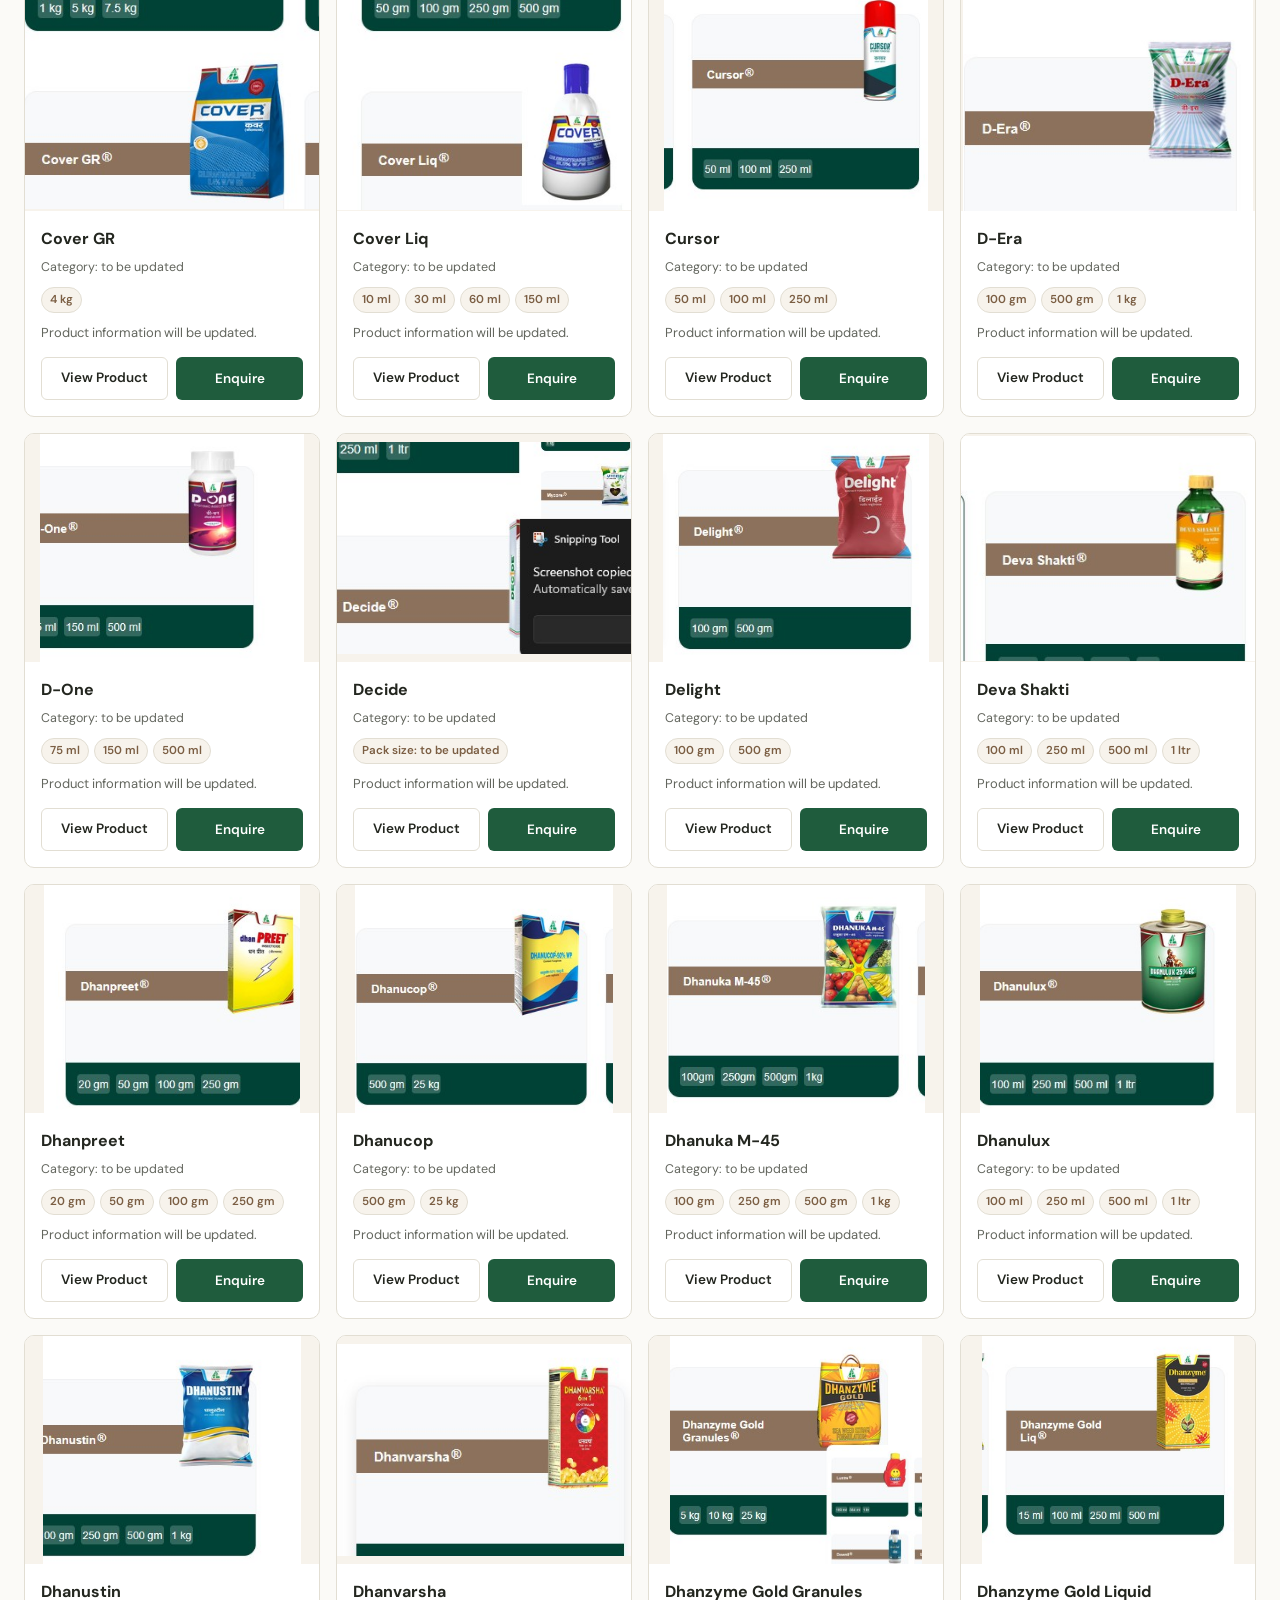
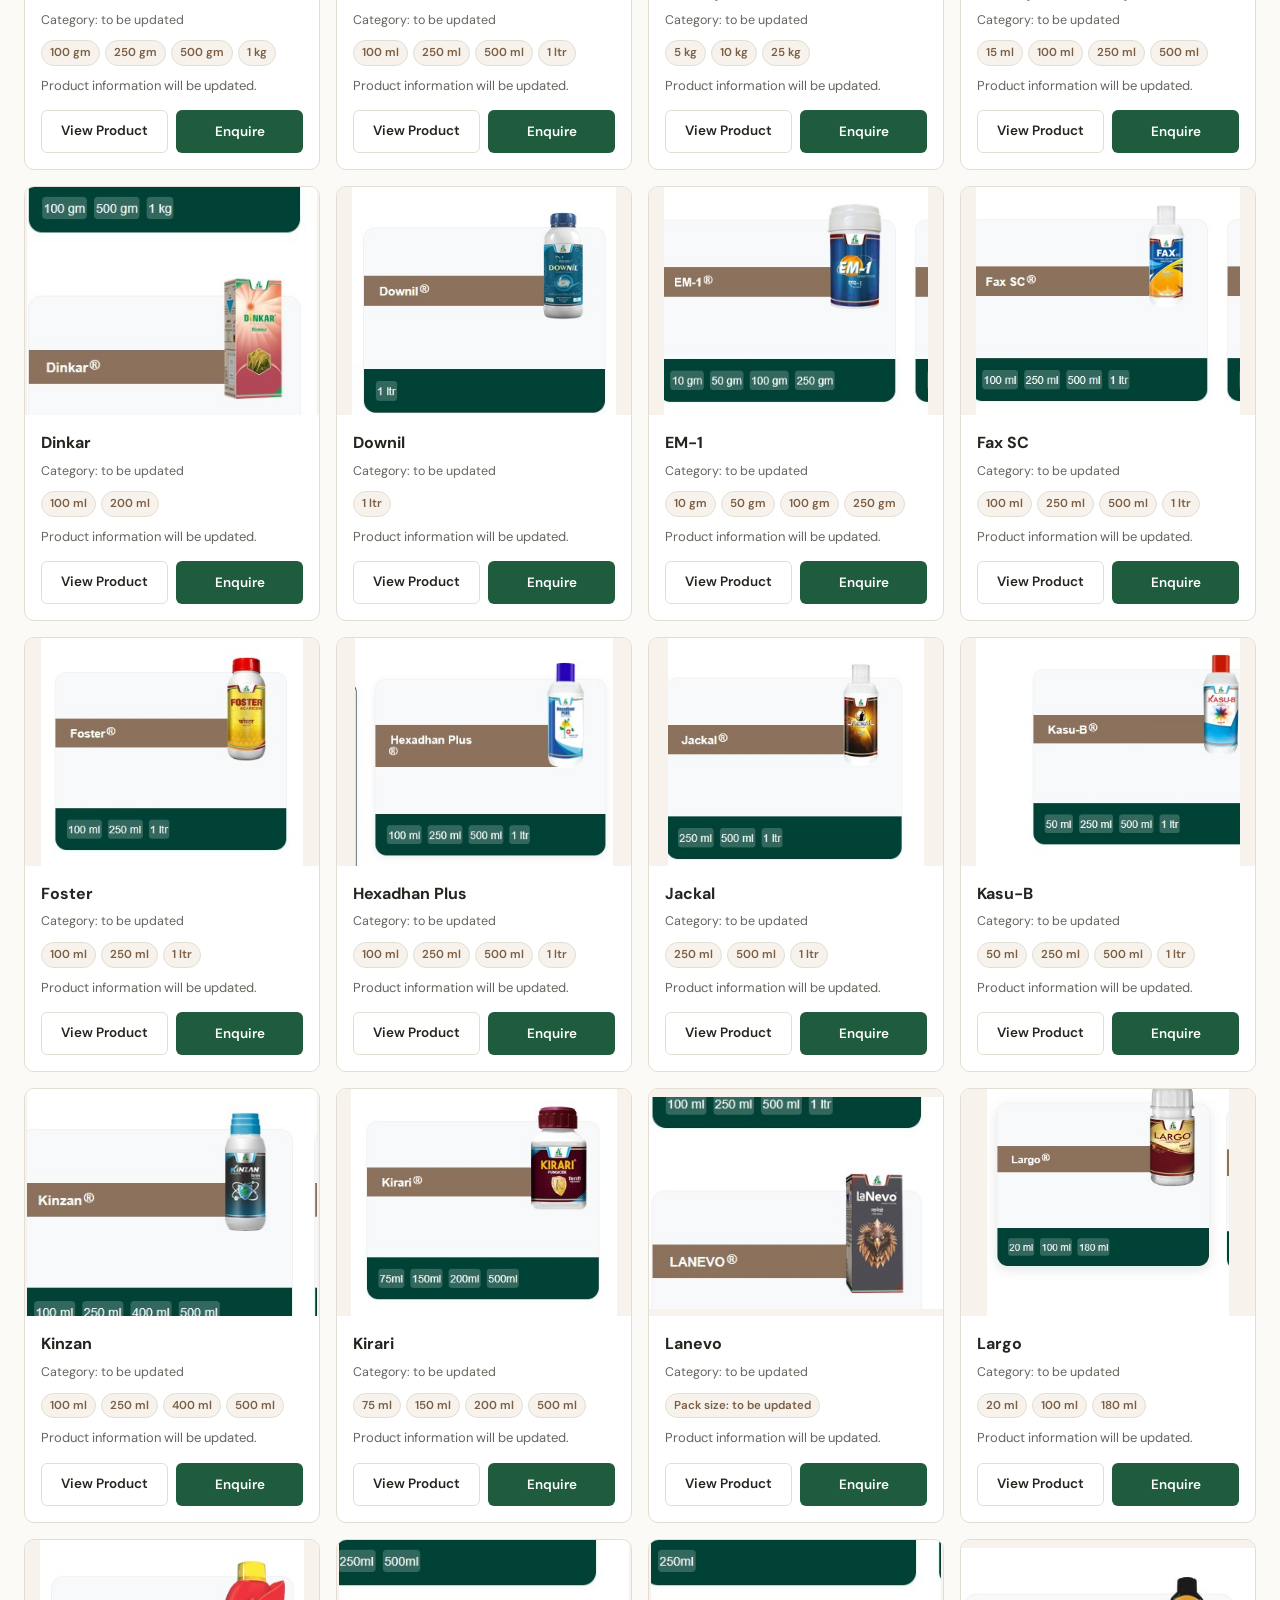
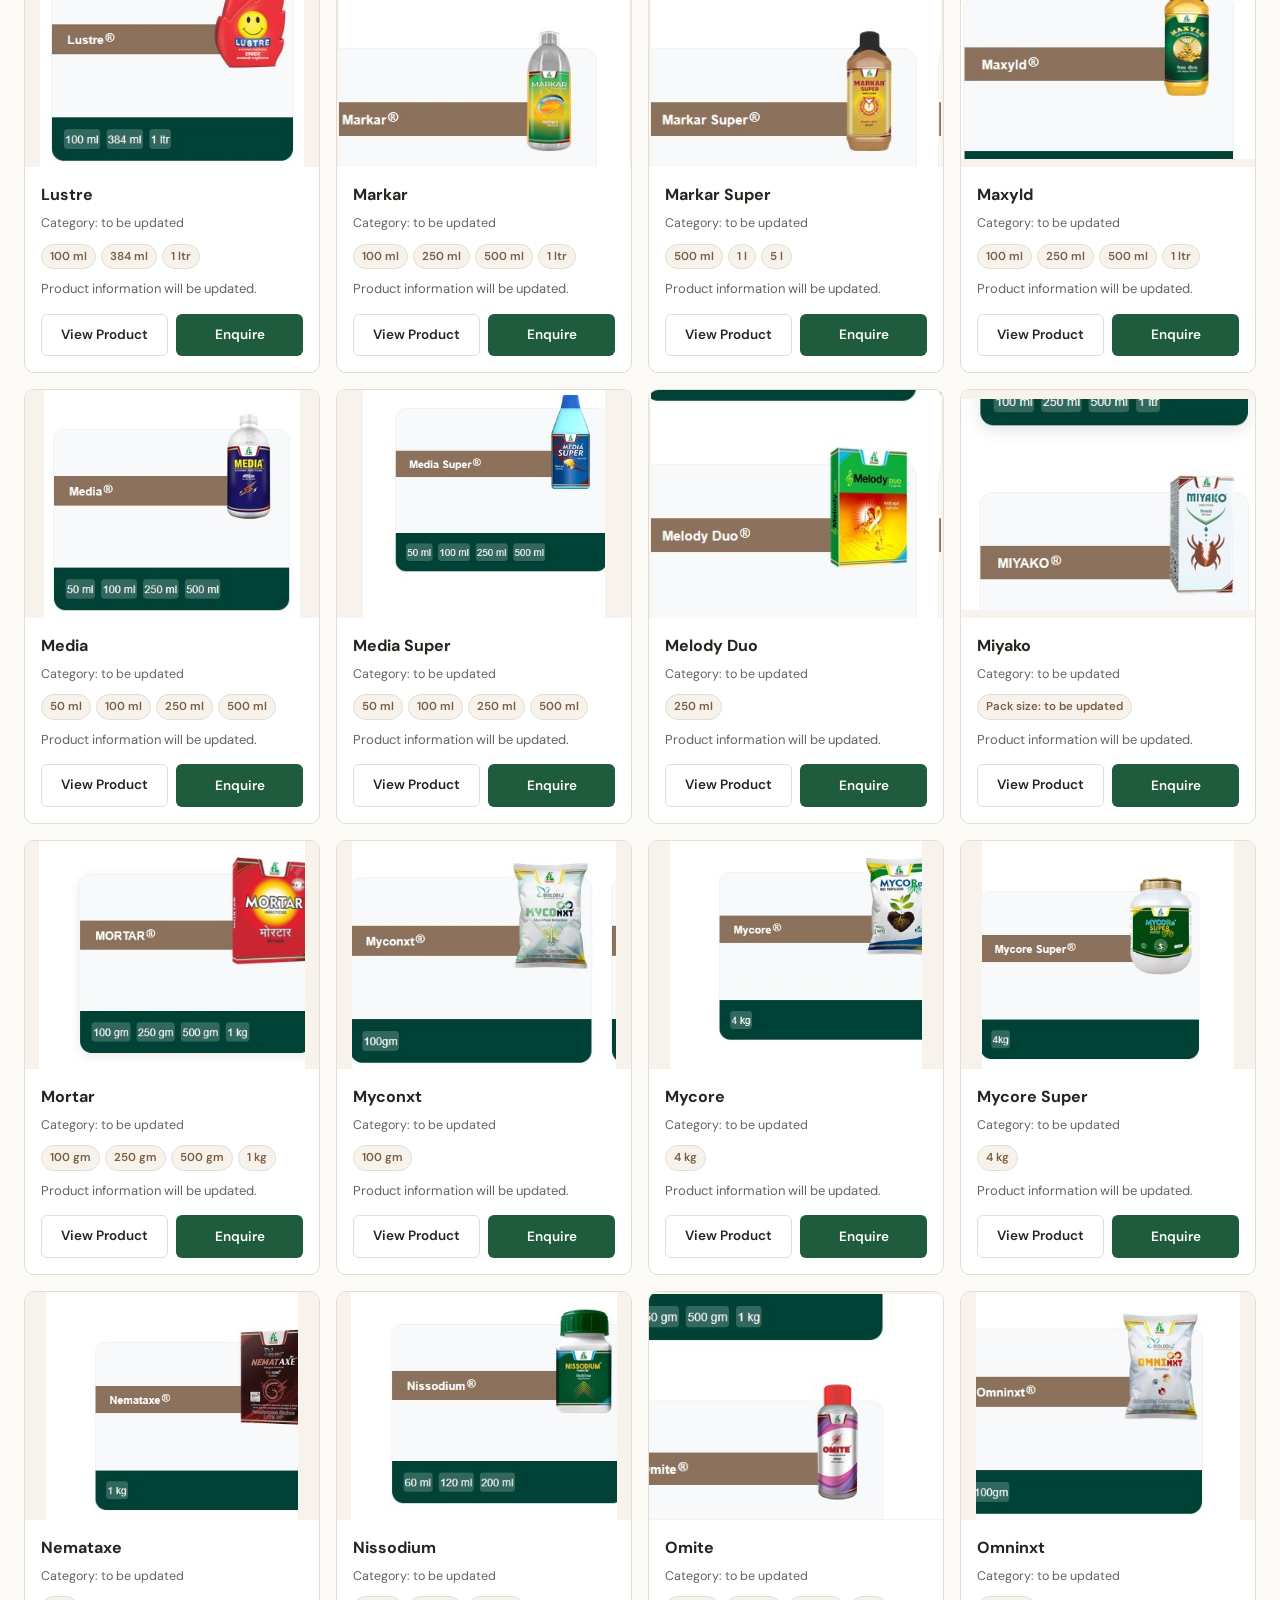
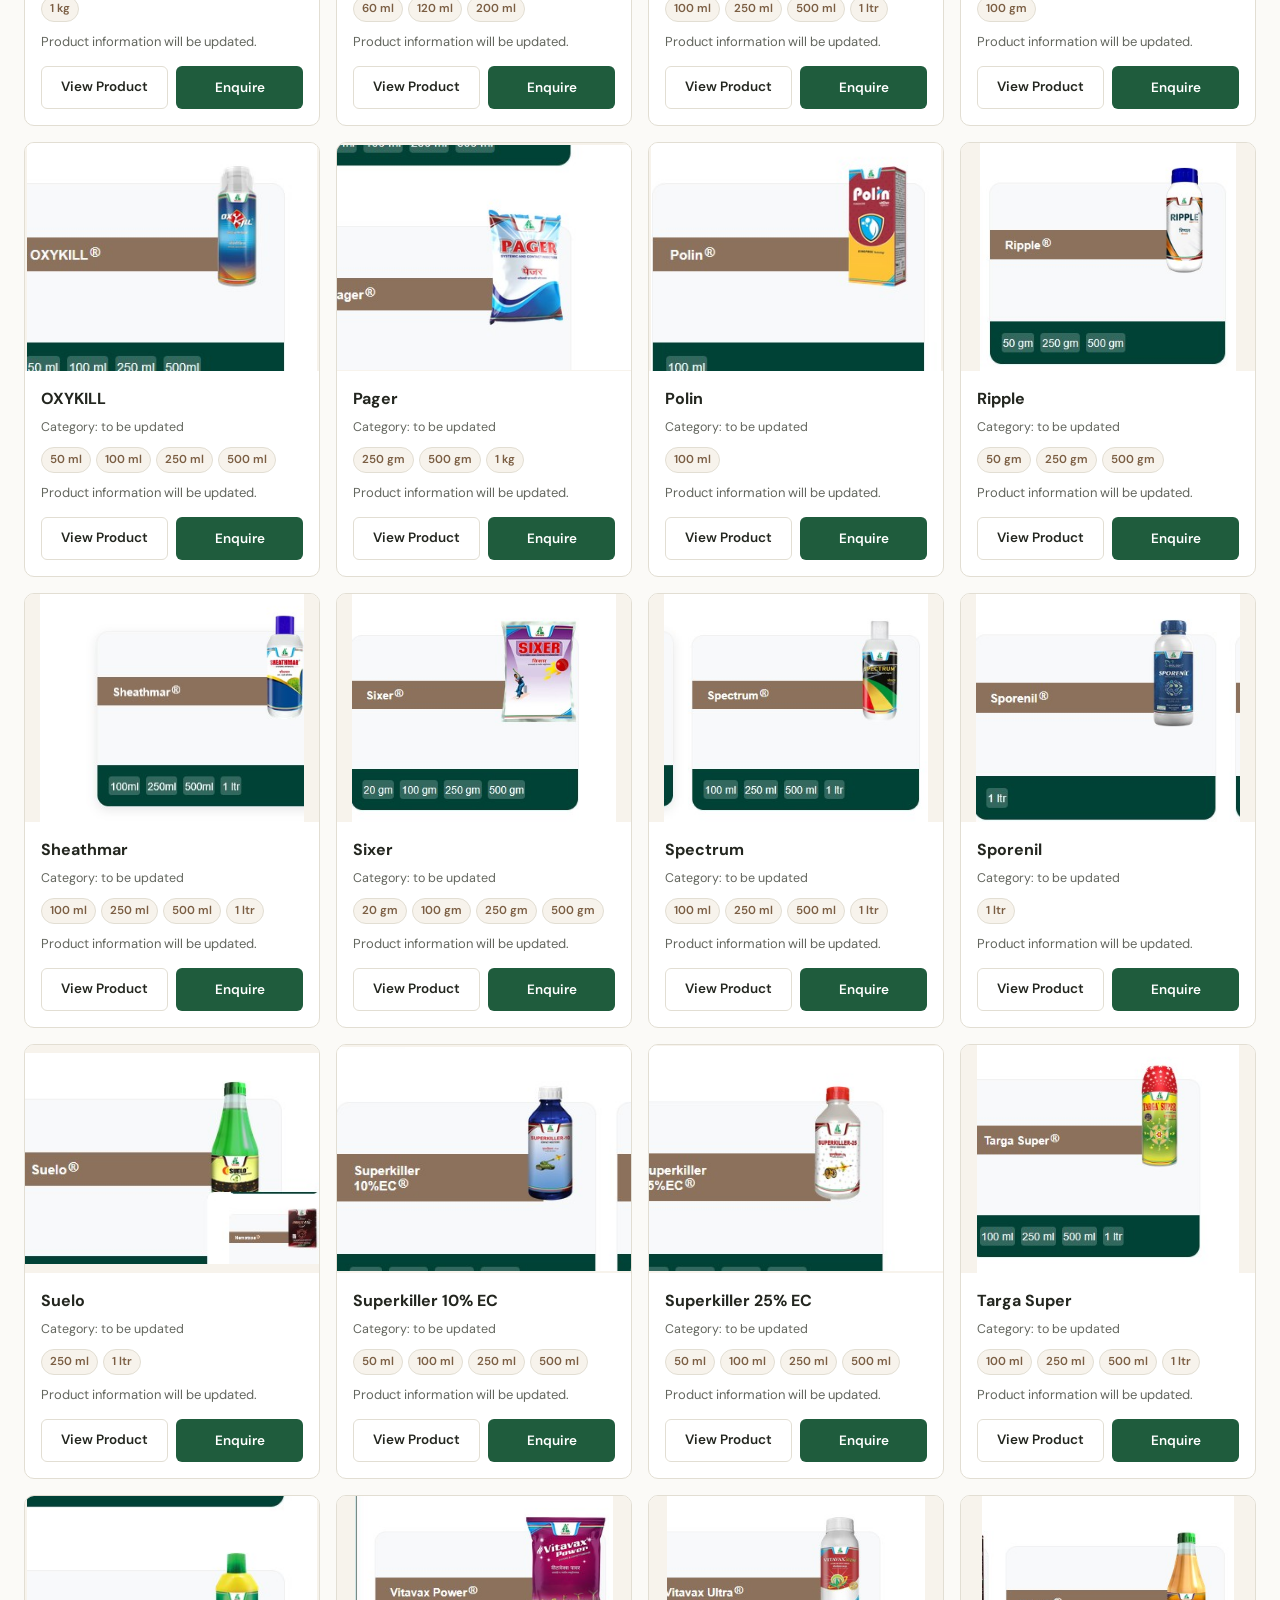
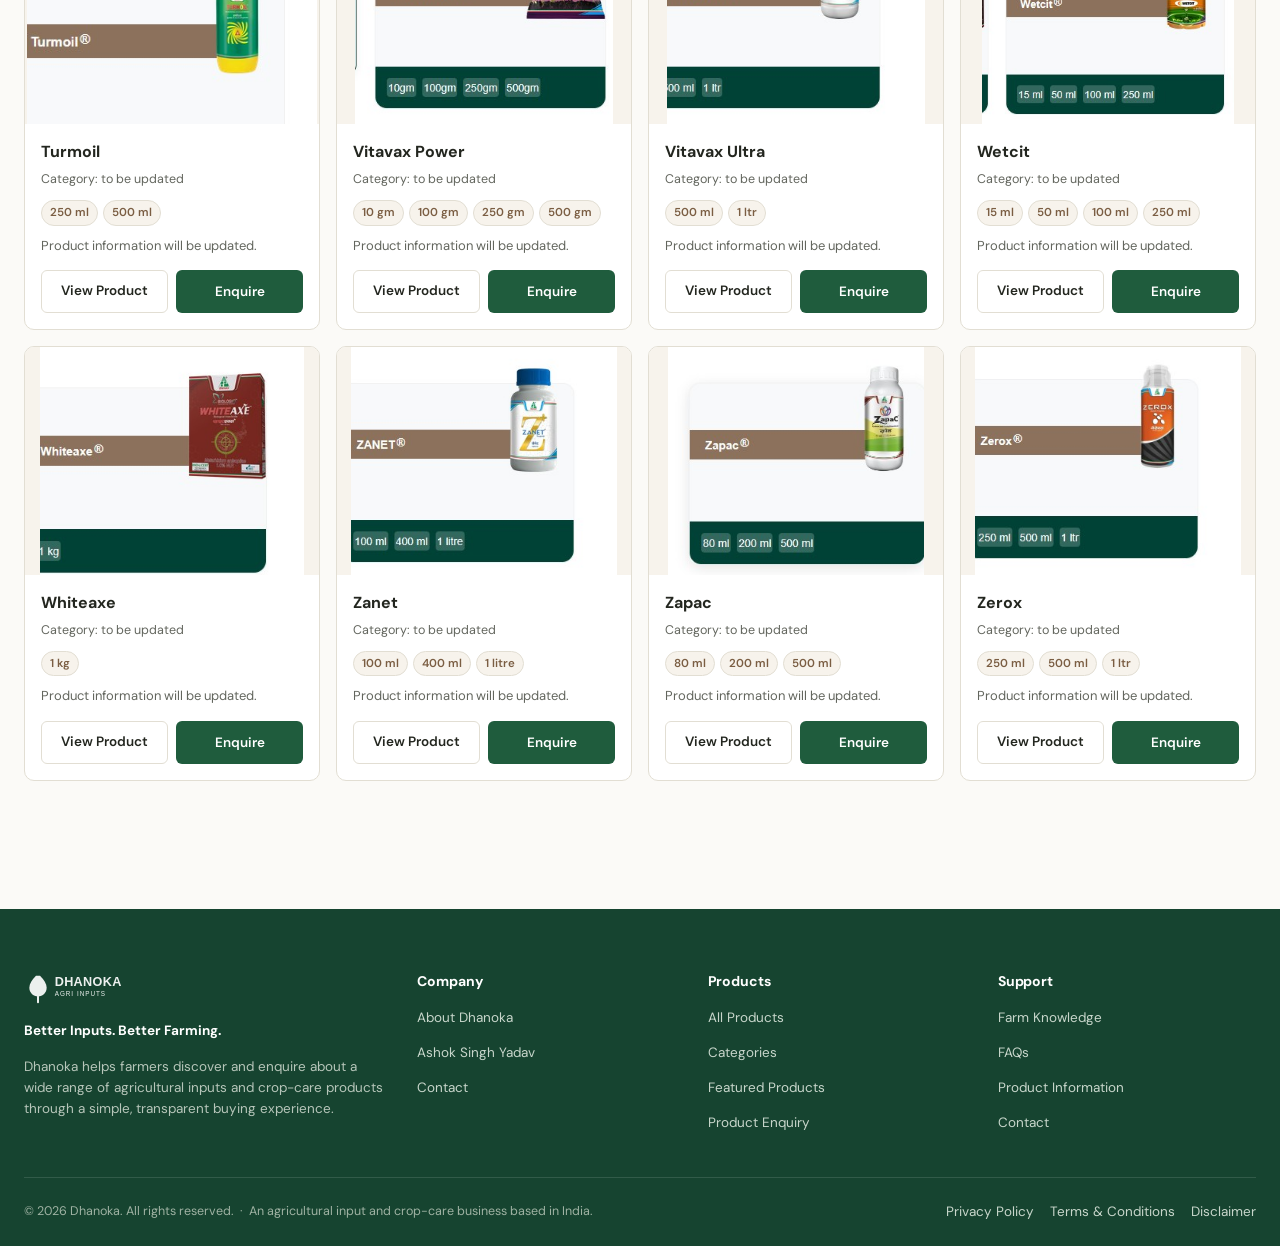
<file: products.html>
<!DOCTYPE html>
<html lang="en">
<head>
<meta charset="UTF-8">
<meta name="viewport" content="width=device-width, initial-scale=1.0, viewport-fit=cover">
<title>All Products | Dhanoka Agricultural Inputs</title>
<meta name="description" content="Browse the full Dhanoka catalog of agricultural inputs and crop-care products. Search and filter by category, brand and pack size.">
<link rel="canonical" href="https://www.dhanoka.example/products.html">
<meta property="og:title" content="All Products | Dhanoka Agricultural Inputs">
<meta property="og:description" content="Browse the full Dhanoka catalog of agricultural inputs and crop-care products. Search and filter by category, brand and pack size.">
<meta property="og:type" content="website">
<meta name="twitter:card" content="summary_large_image">
<link rel="preconnect" href="https://fonts.googleapis.com">
<link href="https://fonts.googleapis.com/css2?family=DM+Sans:wght@400;500;600;700;800&display=swap" rel="stylesheet">
<link rel="stylesheet" href="css/style.css">
<link rel="stylesheet" href="css/responsive.css">

</head>
<body>

  <a class="skip-link" href="#main">Skip to main content</a>
  <div class="announce-bar">Reliable agricultural inputs &nbsp;•&nbsp; Farmer-focused buying &nbsp;•&nbsp; Simple product enquiry</div>
  <header class="navbar">
    <div class="nav-inner">
      <a href="index.html" class="logo-link" aria-label="Dhanoka home">
        <img src="assets/logo/dhanoka-logo.svg" alt="Dhanoka logo">
      </a>
      <nav class="nav-links" aria-label="Primary">
        <a href="index.html">Home</a>
        <a href="products.html" aria-current="page">Products</a>
        <a href="categories.html">Categories</a>
        <a href="about.html">About Us</a>
        <a href="ashok-singh-yadav.html">Ashok Singh Yadav</a>
        <a href="knowledge.html">Farm Knowledge</a>
        <a href="contact.html">Contact</a>
      </nav>
      <div class="nav-actions">
        <button class="icon-btn" data-search-toggle aria-label="Search products">
          <svg width="19" height="19" viewBox="0 0 24 24" fill="none" stroke="currentColor" stroke-width="2"><circle cx="11" cy="11" r="7"/><line x1="21" y1="21" x2="16.65" y2="16.65"/></svg>
        </button>
        <a class="icon-btn" href="cart.html" aria-label="View cart">
          <svg width="19" height="19" viewBox="0 0 24 24" fill="none" stroke="currentColor" stroke-width="2"><circle cx="9" cy="21" r="1"/><circle cx="20" cy="21" r="1"/><path d="M1 1h4l2.68 13.39a2 2 0 0 0 2 1.61h9.72a2 2 0 0 0 2-1.61L23 6H6"/></svg>
          <span class="cart-count" style="display:none;">0</span>
        </a>
        <button class="btn btn-lang" data-lang-toggle type="button" aria-label="हिंदी में देखें" style="border:1px solid var(--primary-green,#2f6b3a); color:var(--primary-green,#2f6b3a); background:#fff; font-weight:700; font-size:13px; padding:6px 12px; border-radius:20px; cursor:pointer; margin-right:4px;">हिंदी</button>
        <a class="btn btn-enquire desktop-only" href="contact.html">Enquire / Order</a>
        <button class="hamburger" aria-label="Open menu">
          <span></span>
        </button>
      </div>
    </div>
    <div class="search-panel">
      <form data-nav-search-form role="search">
        <input type="search" placeholder="Search products, e.g. Kinzan, Fungicide..." aria-label="Search products">
        <button class="btn btn-primary" type="submit">Search</button>
      </form>
    </div>
  </header>
  <div class="mobile-drawer">
    <div class="backdrop"></div>
    <div class="panel">
      <button class="close-drawer" aria-label="Close menu">&times;</button>
      <nav aria-label="Mobile">
        <a href="index.html">Home</a>
          <a href="products.html">Products</a>
          <a href="categories.html">Categories</a>
          <a href="about.html">About Us</a>
          <a href="ashok-singh-yadav.html">Ashok Singh Yadav</a>
          <a href="knowledge.html">Farm Knowledge</a>
          <a href="contact.html">Contact</a>
          <a href="cart.html">Cart</a>
      </nav>
      <button class="btn btn-outline btn-block" data-lang-toggle type="button" style="margin-top:12px;">हिंदी</button>
      <a class="btn btn-primary btn-block" style="margin-top:24px;" href="contact.html">Enquire / Order</a>
    </div>
  </div>

<main id="main">

<div class="page-header">
  <div class="container">
    <h1>All Products</h1>
    <p>Browse Dhanoka's agricultural product catalog. Use search and filters to find what you need.</p>
  </div>
</div>
<div class="container">
  <nav class="breadcrumbs" aria-label="Breadcrumb"><a href="index.html">Home</a><span aria-hidden="true">/</span>Products</nav>

  <div class="toolbar">
    <input type="search" id="product-search" placeholder="Search by name, brand or category..." aria-label="Search products">
    <select id="category-filter" aria-label="Filter by category"></select>
    <select id="pack-filter" aria-label="Filter by pack size"></select>
    <select id="sort-select" aria-label="Sort products">
      <option value="name-asc">Name A-Z</option>
      <option value="name-desc">Name Z-A</option>
    </select>
    <button class="chip-clear" id="clear-filters">Clear Filters</button>
    <span class="result-count" data-result-count></span>
  </div>

  <div class="product-grid" data-product-grid></div>

  <div class="empty-state" data-empty-state style="display:none;">
    <h3>No products match your search.</h3>
    <p>Try a different keyword, or clear your filters to see the full catalog.</p>
    <button class="btn btn-secondary" id="clear-filters-2" onclick="document.getElementById('clear-filters').click()">Clear Filters</button>
  </div>
</div>
<div style="height:64px;"></div>

</main>

  <footer>
    <div class="container">
      <div class="footer-grid">
        <div class="footer-brand">
          <img src="assets/logo/dhanoka-logo.svg" alt="Dhanoka logo" style="height:32px;filter:brightness(0) invert(1);opacity:0.92;">
          <p><strong style="color:#fff;">Better Inputs. Better Farming.</strong></p>
          <p>Dhanoka helps farmers discover and enquire about a wide range of agricultural inputs and crop-care products through a simple, transparent buying experience.</p>
        </div>
        <div>
          <h4>Company</h4>
          <ul>
            <li><a href="about.html">About Dhanoka</a></li>
            <li><a href="ashok-singh-yadav.html">Ashok Singh Yadav</a></li>
            <li><a href="contact.html">Contact</a></li>
          </ul>
        </div>
        <div>
          <h4>Products</h4>
          <ul>
            <li><a href="products.html">All Products</a></li>
            <li><a href="categories.html">Categories</a></li>
            <li><a href="index.html#featured">Featured Products</a></li>
            <li><a href="contact.html">Product Enquiry</a></li>
          </ul>
        </div>
        <div>
          <h4>Support</h4>
          <ul>
            <li><a href="knowledge.html">Farm Knowledge</a></li>
            <li><a href="knowledge.html">FAQs</a></li>
            <li><a href="products.html">Product Information</a></li>
            <li><a href="contact.html">Contact</a></li>
          </ul>
        </div>
      </div>
      <div class="footer-bottom">
        <div>
          &copy; 2026 Dhanoka. All rights reserved. &nbsp;·&nbsp; An agricultural input and crop-care business based in India.
        </div>
        <div class="legal-links">
          <a href="privacy.html">Privacy Policy</a>
          <a href="terms.html">Terms &amp; Conditions</a>
          <a href="disclaimer.html">Disclaimer</a>
        </div>
      </div>
    </div>
  </footer>


  <script src="js/products-data.js"></script>
  <script src="js/app.js"></script>
  <script src="js/i18n.js"></script>
  <script src="js/products.js"></script>
  <script src="js/cart.js"></script>
  <script src="js/filters.js"></script>


</body>
</html>
</file>
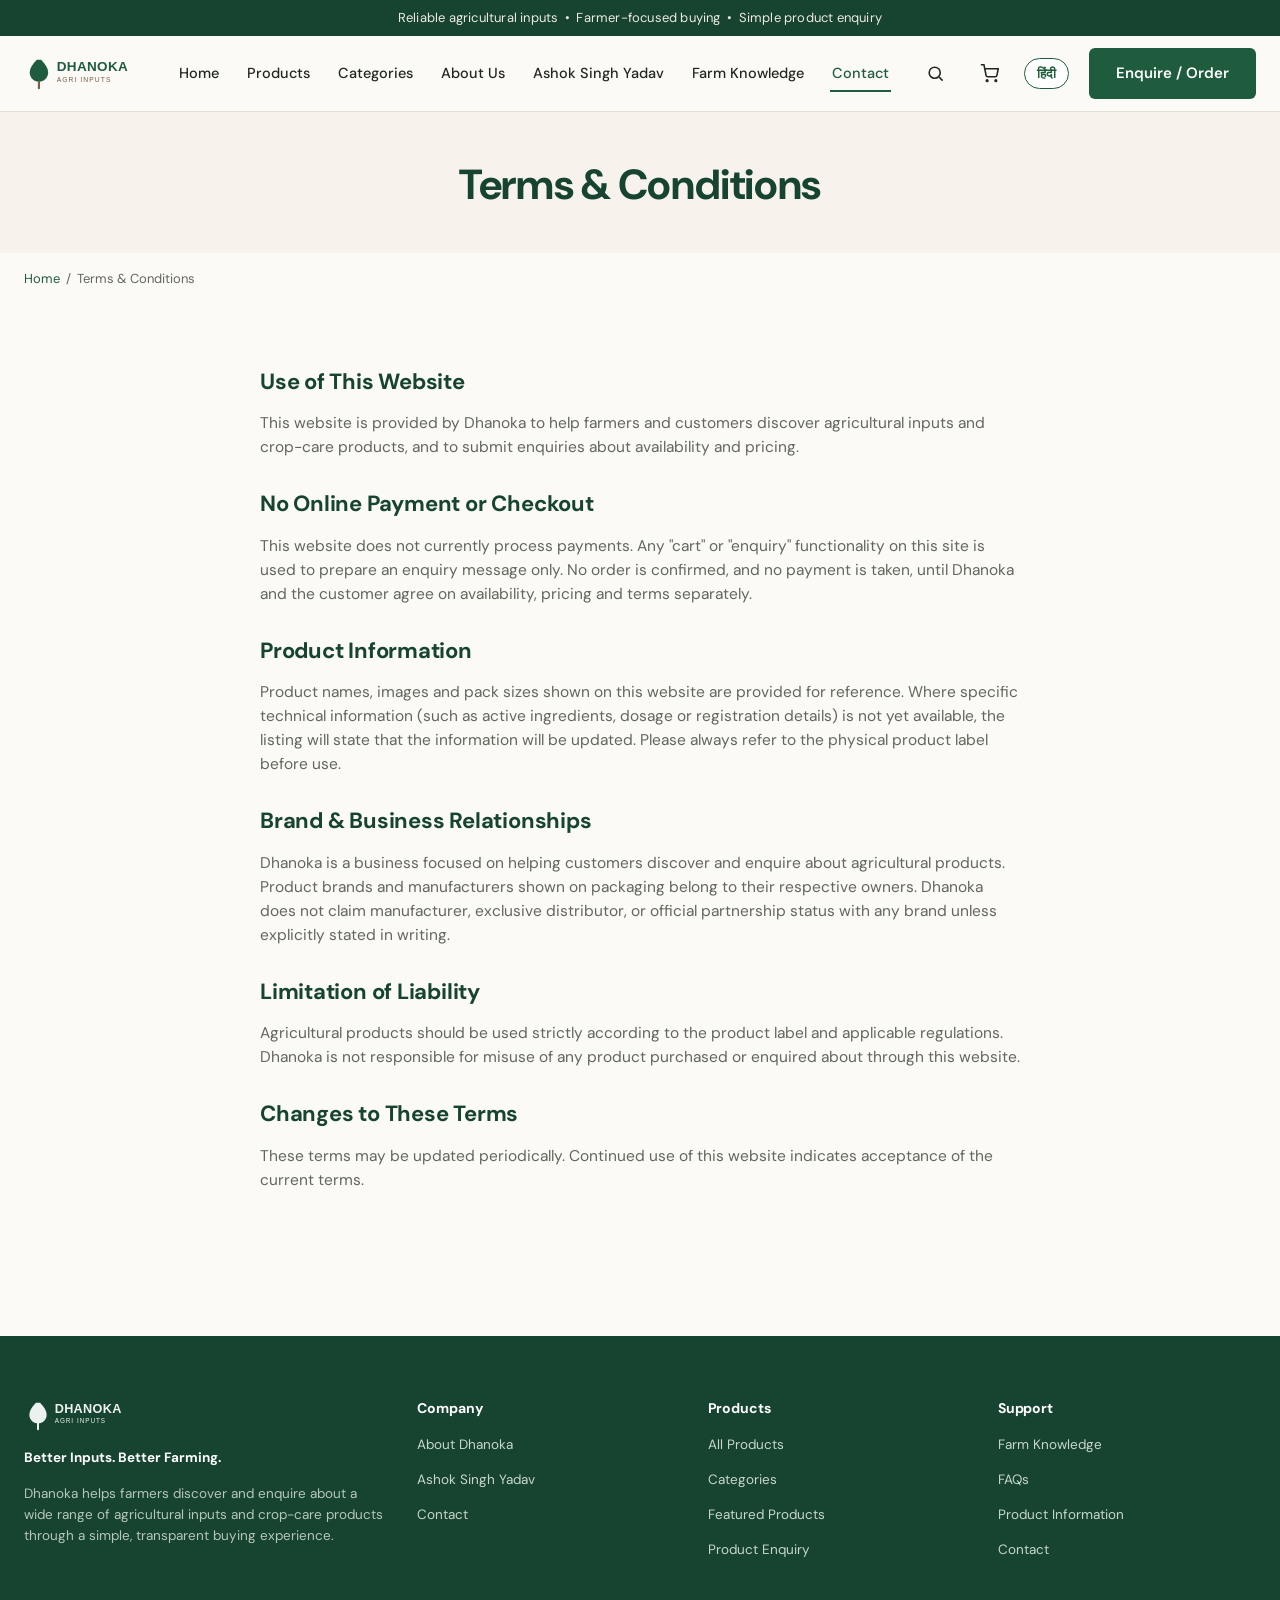
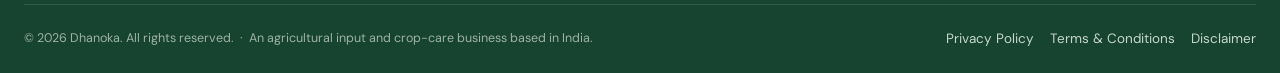
<file: terms.html>
<!DOCTYPE html>
<html lang="en">
<head>
<meta charset="UTF-8">
<meta name="viewport" content="width=device-width, initial-scale=1.0, viewport-fit=cover">
<title>Terms & Conditions | Dhanoka</title>
<meta name="description" content="Terms and conditions for using the Dhanoka website and enquiry system.">
<link rel="canonical" href="https://www.dhanoka.example/terms.html">
<meta property="og:title" content="Terms & Conditions | Dhanoka">
<meta property="og:description" content="Terms and conditions for using the Dhanoka website and enquiry system.">
<meta property="og:type" content="website">
<meta name="twitter:card" content="summary_large_image">
<link rel="preconnect" href="https://fonts.googleapis.com">
<link href="https://fonts.googleapis.com/css2?family=DM+Sans:wght@400;500;600;700;800&display=swap" rel="stylesheet">
<link rel="stylesheet" href="css/style.css">
<link rel="stylesheet" href="css/responsive.css">

</head>
<body>

  <a class="skip-link" href="#main">Skip to main content</a>
  <div class="announce-bar">Reliable agricultural inputs &nbsp;•&nbsp; Farmer-focused buying &nbsp;•&nbsp; Simple product enquiry</div>
  <header class="navbar">
    <div class="nav-inner">
      <a href="index.html" class="logo-link" aria-label="Dhanoka home">
        <img src="assets/logo/dhanoka-logo.svg" alt="Dhanoka logo">
      </a>
      <nav class="nav-links" aria-label="Primary">
        <a href="index.html">Home</a>
        <a href="products.html">Products</a>
        <a href="categories.html">Categories</a>
        <a href="about.html">About Us</a>
        <a href="ashok-singh-yadav.html">Ashok Singh Yadav</a>
        <a href="knowledge.html">Farm Knowledge</a>
        <a href="contact.html" aria-current="page">Contact</a>
      </nav>
      <div class="nav-actions">
        <button class="icon-btn" data-search-toggle aria-label="Search products">
          <svg width="19" height="19" viewBox="0 0 24 24" fill="none" stroke="currentColor" stroke-width="2"><circle cx="11" cy="11" r="7"/><line x1="21" y1="21" x2="16.65" y2="16.65"/></svg>
        </button>
        <a class="icon-btn" href="cart.html" aria-label="View cart">
          <svg width="19" height="19" viewBox="0 0 24 24" fill="none" stroke="currentColor" stroke-width="2"><circle cx="9" cy="21" r="1"/><circle cx="20" cy="21" r="1"/><path d="M1 1h4l2.68 13.39a2 2 0 0 0 2 1.61h9.72a2 2 0 0 0 2-1.61L23 6H6"/></svg>
          <span class="cart-count" style="display:none;">0</span>
        </a>
        <button class="btn btn-lang" data-lang-toggle type="button" aria-label="हिंदी में देखें" style="border:1px solid var(--primary-green,#2f6b3a); color:var(--primary-green,#2f6b3a); background:#fff; font-weight:700; font-size:13px; padding:6px 12px; border-radius:20px; cursor:pointer; margin-right:4px;">हिंदी</button>
        <a class="btn btn-enquire desktop-only" href="contact.html">Enquire / Order</a>
        <button class="hamburger" aria-label="Open menu">
          <span></span>
        </button>
      </div>
    </div>
    <div class="search-panel">
      <form data-nav-search-form role="search">
        <input type="search" placeholder="Search products, e.g. Kinzan, Fungicide..." aria-label="Search products">
        <button class="btn btn-primary" type="submit">Search</button>
      </form>
    </div>
  </header>
  <div class="mobile-drawer">
    <div class="backdrop"></div>
    <div class="panel">
      <button class="close-drawer" aria-label="Close menu">&times;</button>
      <nav aria-label="Mobile">
        <a href="index.html">Home</a>
          <a href="products.html">Products</a>
          <a href="categories.html">Categories</a>
          <a href="about.html">About Us</a>
          <a href="ashok-singh-yadav.html">Ashok Singh Yadav</a>
          <a href="knowledge.html">Farm Knowledge</a>
          <a href="contact.html">Contact</a>
          <a href="cart.html">Cart</a>
      </nav>
      <button class="btn btn-outline btn-block" data-lang-toggle type="button" style="margin-top:12px;">हिंदी</button>
      <a class="btn btn-primary btn-block" style="margin-top:24px;" href="contact.html">Enquire / Order</a>
    </div>
  </div>

<main id="main">

<div class="page-header">
  <div class="container">
    <h1>Terms & Conditions</h1>
  </div>
</div>
<div class="container">
  <nav class="breadcrumbs" aria-label="Breadcrumb"><a href="index.html">Home</a><span aria-hidden="true">/</span>Terms & Conditions</nav>
</div>
<section class="section">
  <div class="container">
    <div class="prose">
      
<h2>Use of This Website</h2>
<p>This website is provided by Dhanoka to help farmers and customers discover agricultural inputs and crop-care products, and to submit enquiries about availability and pricing.</p>

<h2>No Online Payment or Checkout</h2>
<p>This website does not currently process payments. Any "cart" or "enquiry" functionality on this site is used to prepare an enquiry message only. No order is confirmed, and no payment is taken, until Dhanoka and the customer agree on availability, pricing and terms separately.</p>

<h2>Product Information</h2>
<p>Product names, images and pack sizes shown on this website are provided for reference. Where specific technical information (such as active ingredients, dosage or registration details) is not yet available, the listing will state that the information will be updated. Please always refer to the physical product label before use.</p>

<h2>Brand &amp; Business Relationships</h2>
<p>Dhanoka is a business focused on helping customers discover and enquire about agricultural products. Product brands and manufacturers shown on packaging belong to their respective owners. Dhanoka does not claim manufacturer, exclusive distributor, or official partnership status with any brand unless explicitly stated in writing.</p>

<h2>Limitation of Liability</h2>
<p>Agricultural products should be used strictly according to the product label and applicable regulations. Dhanoka is not responsible for misuse of any product purchased or enquired about through this website.</p>

<h2>Changes to These Terms</h2>
<p>These terms may be updated periodically. Continued use of this website indicates acceptance of the current terms.</p>

    </div>
  </div>
</section>

</main>

  <footer>
    <div class="container">
      <div class="footer-grid">
        <div class="footer-brand">
          <img src="assets/logo/dhanoka-logo.svg" alt="Dhanoka logo" style="height:32px;filter:brightness(0) invert(1);opacity:0.92;">
          <p><strong style="color:#fff;">Better Inputs. Better Farming.</strong></p>
          <p>Dhanoka helps farmers discover and enquire about a wide range of agricultural inputs and crop-care products through a simple, transparent buying experience.</p>
        </div>
        <div>
          <h4>Company</h4>
          <ul>
            <li><a href="about.html">About Dhanoka</a></li>
            <li><a href="ashok-singh-yadav.html">Ashok Singh Yadav</a></li>
            <li><a href="contact.html">Contact</a></li>
          </ul>
        </div>
        <div>
          <h4>Products</h4>
          <ul>
            <li><a href="products.html">All Products</a></li>
            <li><a href="categories.html">Categories</a></li>
            <li><a href="index.html#featured">Featured Products</a></li>
            <li><a href="contact.html">Product Enquiry</a></li>
          </ul>
        </div>
        <div>
          <h4>Support</h4>
          <ul>
            <li><a href="knowledge.html">Farm Knowledge</a></li>
            <li><a href="knowledge.html">FAQs</a></li>
            <li><a href="products.html">Product Information</a></li>
            <li><a href="contact.html">Contact</a></li>
          </ul>
        </div>
      </div>
      <div class="footer-bottom">
        <div>
          &copy; 2026 Dhanoka. All rights reserved. &nbsp;·&nbsp; An agricultural input and crop-care business based in India.
        </div>
        <div class="legal-links">
          <a href="privacy.html">Privacy Policy</a>
          <a href="terms.html">Terms &amp; Conditions</a>
          <a href="disclaimer.html">Disclaimer</a>
        </div>
      </div>
    </div>
  </footer>


  <script src="js/products-data.js"></script>
  <script src="js/app.js"></script>
  <script src="js/i18n.js"></script>
  <script src="js/products.js"></script>
  <script src="js/cart.js"></script>
  <script src="js/filters.js"></script>


</body>
</html>
</file>
<file: css/style.css>
/* ============================================================
   DHANOKA — Design System
   ============================================================ */

:root {
  --primary-green: #1F5C3D;
  --forest-green: #164430;
  --crop-green: #4C8C5B;
  --earth-brown: #7B5E43;
  --cream: #F7F3EC;
  --off-white: #FBFAF7;
  --charcoal: #23261F;
  --muted-text: #63665E;
  --border: #E2DED3;
  --shadow: 0 2px 10px rgba(23, 31, 22, 0.06);
  --shadow-lift: 0 10px 24px rgba(23, 31, 22, 0.10);
  --radius-sm: 6px;
  --radius-md: 10px;
  --space-1: 8px;
  --space-2: 16px;
  --space-3: 24px;
  --space-4: 32px;
  --space-5: 48px;
  --space-6: 64px;
  --space-7: 96px;
  --max-width: 1280px;
  --font-main: 'DM Sans', 'Manrope', -apple-system, BlinkMacSystemFont, sans-serif;
}

* { box-sizing: border-box; }

html { scroll-behavior: smooth; }

@media (prefers-reduced-motion: reduce) {
  html { scroll-behavior: auto; }
  * { animation-duration: 0.01ms !important; transition-duration: 0.01ms !important; }
}

body {
  margin: 0;
  font-family: var(--font-main);
  color: var(--charcoal);
  background: var(--off-white);
  line-height: 1.55;
  -webkit-font-smoothing: antialiased;
}

img { max-width: 100%; display: block; }

a { color: inherit; text-decoration: none; }

ul { list-style: none; margin: 0; padding: 0; }

h1, h2, h3, h4 { margin: 0; font-weight: 700; line-height: 1.2; letter-spacing: -0.01em; }

p { margin: 0; }

.container {
  max-width: var(--max-width);
  margin: 0 auto;
  padding: 0 var(--space-3);
}

/* Focus states for accessibility */
a:focus-visible,
button:focus-visible,
input:focus-visible,
select:focus-visible,
textarea:focus-visible {
  outline: 2px solid var(--primary-green);
  outline-offset: 2px;
}

.skip-link {
  position: absolute;
  left: -999px;
  top: 0;
  background: var(--primary-green);
  color: #fff;
  padding: 10px 16px;
  z-index: 999;
  border-radius: 0 0 var(--radius-sm) 0;
}
.skip-link:focus { left: 0; }

/* ============================================================
   Announcement bar
   ============================================================ */
.announce-bar {
  background: var(--forest-green);
  color: #EFEAE0;
  font-size: 13px;
  text-align: center;
  padding: 8px var(--space-2);
  letter-spacing: 0.2px;
}

/* ============================================================
   Navbar
   ============================================================ */
.navbar {
  position: sticky;
  top: 0;
  z-index: 200;
  background: rgba(251, 250, 247, 0.96);
  backdrop-filter: saturate(180%) blur(6px);
  border-bottom: 1px solid var(--border);
  transition: box-shadow 0.2s ease;
}
.navbar.scrolled { box-shadow: var(--shadow); }

.nav-inner {
  display: flex;
  align-items: center;
  justify-content: space-between;
  gap: var(--space-3);
  padding: 12px var(--space-3);
  max-width: var(--max-width);
  margin: 0 auto;
}

.logo-link { display: flex; align-items: center; gap: 8px; flex-shrink: 0; }
.logo-link img, .logo-link svg { height: 34px; width: auto; }

.nav-links {
  display: flex;
  align-items: center;
  gap: var(--space-3);
  flex: 1;
  justify-content: center;
}
.nav-links a {
  font-size: 14.5px;
  font-weight: 500;
  color: var(--charcoal);
  padding: 6px 2px;
  border-bottom: 2px solid transparent;
  white-space: nowrap;
}
.nav-links a:hover,
.nav-links a[aria-current="page"] {
  color: var(--primary-green);
  border-bottom-color: var(--primary-green);
}

.nav-actions { display: flex; align-items: center; gap: var(--space-2); flex-shrink: 0; }

.icon-btn {
  background: none;
  border: none;
  cursor: pointer;
  color: var(--charcoal);
  display: inline-flex;
  align-items: center;
  justify-content: center;
  width: 38px;
  height: 38px;
  border-radius: var(--radius-sm);
  position: relative;
}
.icon-btn:hover { background: var(--cream); }

.cart-count {
  position: absolute;
  top: 2px;
  right: 2px;
  background: var(--earth-brown);
  color: #fff;
  font-size: 10px;
  font-weight: 700;
  min-width: 16px;
  height: 16px;
  border-radius: 8px;
  display: flex;
  align-items: center;
  justify-content: center;
  padding: 0 3px;
}

.btn-enquire {
  background: var(--primary-green);
  color: #fff;
  padding: 9px 18px;
  border-radius: var(--radius-sm);
  font-size: 14px;
  font-weight: 600;
  white-space: nowrap;
  border: none;
  cursor: pointer;
}
.btn-enquire:hover { background: var(--forest-green); }

.hamburger {
  display: none;
  background: none;
  border: none;
  cursor: pointer;
  width: 38px;
  height: 38px;
  align-items: center;
  justify-content: center;
}
.hamburger span, .hamburger span::before, .hamburger span::after {
  content: '';
  display: block;
  width: 20px;
  height: 2px;
  background: var(--charcoal);
  position: relative;
  transition: transform 0.2s ease;
}
.hamburger span::before { position: absolute; top: -6px; }
.hamburger span::after { position: absolute; top: 6px; }

.search-panel {
  display: none;
  border-bottom: 1px solid var(--border);
  background: var(--off-white);
  padding: var(--space-2) var(--space-3);
}
.search-panel.open { display: block; }
.search-panel form { max-width: var(--max-width); margin: 0 auto; display: flex; gap: 8px; }
.search-panel input {
  flex: 1;
  padding: 10px 14px;
  border: 1px solid var(--border);
  border-radius: var(--radius-sm);
  font-size: 14px;
  font-family: var(--font-main);
}

/* Mobile nav drawer */
.mobile-drawer {
  display: none;
  position: fixed;
  inset: 0;
  z-index: 300;
}
.mobile-drawer.open { display: block; }
.mobile-drawer .backdrop {
  position: absolute; inset: 0; background: rgba(23,38,31,0.4);
}
.mobile-drawer .panel {
  position: absolute; top: 0; right: 0; height: 100%; width: min(300px, 84%);
  background: var(--off-white); padding: var(--space-3); overflow-y: auto;
  box-shadow: -8px 0 24px rgba(0,0,0,0.15);
}
.mobile-drawer .panel a {
  display: block; padding: 14px 4px; font-size: 16px; font-weight: 600;
  border-bottom: 1px solid var(--border);
}
.mobile-drawer .close-drawer {
  background: none; border: none; font-size: 22px; cursor: pointer; float: right;
}

/* ============================================================
   Buttons
   ============================================================ */
.btn {
  display: inline-flex;
  align-items: center;
  justify-content: center;
  gap: 8px;
  padding: 13px 26px;
  border-radius: var(--radius-sm);
  font-size: 15px;
  font-weight: 600;
  cursor: pointer;
  border: 1px solid transparent;
  transition: background 0.15s ease, transform 0.1s ease;
  font-family: var(--font-main);
}
.btn:active { transform: translateY(1px); }
.btn-primary { background: var(--primary-green); color: #fff; }
.btn-primary:hover { background: var(--forest-green); }
.btn-secondary { background: transparent; color: var(--primary-green); border-color: var(--primary-green); }
.btn-secondary:hover { background: var(--primary-green); color: #fff; }
.btn-outline { background: transparent; border-color: var(--border); color: var(--charcoal); }
.btn-outline:hover { border-color: var(--primary-green); color: var(--primary-green); }
.btn-block { width: 100%; }
.btn-sm { padding: 8px 16px; font-size: 13.5px; }
.btn-whatsapp { background: #25D366; color: #fff; }
.btn-whatsapp:hover { background: #1DA851; }

/* ============================================================
   Hero
   ============================================================ */
.hero {
  position: relative;
  padding: var(--space-6) 0 var(--space-5);
  background: linear-gradient(180deg, var(--cream) 0%, var(--off-white) 100%);
  overflow: hidden;
}
.hero-grid {
  display: grid;
  grid-template-columns: 1.1fr 1fr;
  gap: var(--space-5);
  align-items: center;
}
.hero-eyebrow {
  color: var(--earth-brown);
  font-weight: 700;
  font-size: 13px;
  letter-spacing: 1.5px;
  text-transform: uppercase;
  margin-bottom: var(--space-2);
}
.hero h1 {
  font-size: clamp(34px, 4.4vw, 54px);
  color: var(--forest-green);
  margin-bottom: var(--space-2);
}
.hero .sub-headline {
  font-size: clamp(17px, 1.8vw, 20px);
  color: var(--charcoal);
  font-weight: 500;
  margin-bottom: var(--space-2);
}
.hero p.lead {
  font-size: 16px;
  color: var(--muted-text);
  max-width: 52ch;
  margin-bottom: var(--space-3);
}
.hero-ctas { display: flex; gap: 14px; flex-wrap: wrap; }
.hero-visual {
  border-radius: var(--radius-md);
  overflow: hidden;
  box-shadow: var(--shadow-lift);
  aspect-ratio: 4/3;
}
.hero-visual img { width: 100%; height: 100%; object-fit: cover; }

/* ============================================================
   Trust strip
   ============================================================ */
.trust-strip {
  background: var(--forest-green);
  color: #fff;
  padding: var(--space-4) 0;
}
.trust-grid {
  display: grid;
  grid-template-columns: repeat(4, 1fr);
  gap: var(--space-3);
}
.trust-item { text-align: center; padding: 0 var(--space-1); }
.trust-item h3 { font-size: 16px; margin-bottom: 6px; }
.trust-item p { font-size: 13.5px; color: #D7E3DA; }

/* ============================================================
   Sections
   ============================================================ */
.section { padding: var(--space-6) 0; }
.section-tight { padding: var(--space-5) 0; }
.section-header { max-width: 640px; margin: 0 auto var(--space-4); text-align: center; }
.section-header.left { margin-left: 0; text-align: left; }
.eyebrow {
  color: var(--earth-brown);
  font-weight: 700;
  font-size: 12.5px;
  letter-spacing: 1.5px;
  text-transform: uppercase;
  display: block;
  margin-bottom: 8px;
}
.section-header h2 { font-size: clamp(26px, 3vw, 36px); color: var(--forest-green); margin-bottom: 10px; }
.section-header p { color: var(--muted-text); font-size: 16px; }
.section-cream { background: var(--cream); }

/* ============================================================
   Category grid
   ============================================================ */
.category-grid {
  display: grid;
  grid-template-columns: repeat(4, 1fr);
  gap: var(--space-2);
}
.category-card {
  background: #fff;
  border: 1px solid var(--border);
  border-radius: var(--radius-md);
  padding: var(--space-3);
  transition: box-shadow 0.15s ease, transform 0.15s ease;
}
.category-card:hover { box-shadow: var(--shadow-lift); transform: translateY(-2px); }
.category-icon {
  width: 48px; height: 48px;
  border-radius: 10px;
  background: var(--cream);
  display: flex; align-items: center; justify-content: center;
  margin-bottom: var(--space-2);
  color: var(--primary-green);
}
.category-card h3 { font-size: 17px; margin-bottom: 6px; color: var(--charcoal); }
.category-card p { font-size: 13.5px; color: var(--muted-text); margin-bottom: var(--space-2); }
.category-card .view-link { font-size: 13.5px; font-weight: 700; color: var(--primary-green); }

/* ============================================================
   Product Grid & Card
   ============================================================ */
.product-grid {
  display: grid;
  grid-template-columns: repeat(4, 1fr);
  gap: var(--space-2);
}
.product-card {
  background: #fff;
  border: 1px solid var(--border);
  border-radius: var(--radius-md);
  overflow: hidden;
  display: flex;
  flex-direction: column;
  transition: box-shadow 0.15s ease, transform 0.15s ease;
}
.product-card:hover { box-shadow: var(--shadow-lift); transform: translateY(-2px); }
.product-card .image-wrap {
  aspect-ratio: 4/3.1;
  background: var(--cream);
  overflow: hidden;
}
.product-card .image-wrap img {
  width: 100%; height: 100%; object-fit: contain; transition: transform 0.2s ease;
}
.product-card:hover .image-wrap img { transform: scale(1.03); }
.product-card .card-body { padding: var(--space-2); flex: 1; display: flex; flex-direction: column; gap: 6px; }
.product-card .p-name { font-size: 16px; font-weight: 700; color: var(--charcoal); }
.product-card .p-meta { font-size: 12.5px; color: var(--muted-text); }
.product-card .pack-badges { display: flex; flex-wrap: wrap; gap: 5px; margin: 4px 0; }
.badge {
  background: var(--cream);
  color: var(--earth-brown);
  font-size: 11.5px;
  font-weight: 600;
  padding: 3px 8px;
  border-radius: 20px;
  border: 1px solid var(--border);
}
.product-card .p-desc { font-size: 13px; color: var(--muted-text); flex: 1; }
.product-card .card-actions { display: flex; gap: 8px; margin-top: 8px; }
.product-card .card-actions .btn { flex: 1; padding: 10px 12px; font-size: 13.5px; }

.status-pill {
  display: inline-block;
  font-size: 11px;
  font-weight: 700;
  padding: 3px 9px;
  border-radius: 20px;
  background: #E7F2E9;
  color: var(--primary-green);
}

/* ============================================================
   Founder / Ashok preview
   ============================================================ */
.founder-preview {
  display: grid;
  grid-template-columns: 0.9fr 1.1fr;
  gap: var(--space-5);
  align-items: center;
}
.founder-preview img {
  border-radius: var(--radius-md);
  box-shadow: var(--shadow-lift);
  width: 100%;
  aspect-ratio: 3/4;
  object-fit: cover;
  object-position: top;
}
.founder-quote {
  font-size: clamp(19px, 2.2vw, 24px);
  font-style: italic;
  color: var(--forest-green);
  line-height: 1.5;
  margin-bottom: var(--space-2);
}
.founder-name { font-weight: 700; color: var(--charcoal); }
.founder-role { font-size: 13.5px; color: var(--muted-text); margin-bottom: var(--space-2); }

/* ============================================================
   How it helps / steps
   ============================================================ */
.steps-grid {
  display: grid;
  grid-template-columns: repeat(4, 1fr);
  gap: var(--space-3);
}
.step-card { text-align: left; }
.step-num {
  font-size: 13px;
  font-weight: 800;
  color: var(--earth-brown);
  margin-bottom: 8px;
  display: block;
}
.step-card h3 { font-size: 17px; margin-bottom: 6px; }
.step-card p { font-size: 13.5px; color: var(--muted-text); }

/* Pillars (why dhanoka) */
.pillars-grid {
  display: grid;
  grid-template-columns: repeat(3, 1fr);
  gap: var(--space-3);
}
.pillar-card {
  background: #fff;
  border: 1px solid var(--border);
  padding: var(--space-3);
  border-radius: var(--radius-md);
}
.pillar-num { font-size: 22px; font-weight: 800; color: var(--border); margin-bottom: 10px; }
.pillar-card h3 { font-size: 16.5px; margin-bottom: 6px; }
.pillar-card p { font-size: 13.5px; color: var(--muted-text); }

/* ============================================================
   Knowledge cards
   ============================================================ */
.knowledge-grid {
  display: grid;
  grid-template-columns: repeat(3, 1fr);
  gap: var(--space-2);
}
.knowledge-card {
  background: #fff;
  border: 1px solid var(--border);
  border-radius: var(--radius-md);
  padding: var(--space-3);
}
.knowledge-card h3 { font-size: 17px; margin-bottom: 8px; color: var(--forest-green); }
.knowledge-card p { font-size: 13.5px; color: var(--muted-text); margin-bottom: var(--space-2); }

/* ============================================================
   Contact CTA band
   ============================================================ */
.cta-band {
  background: var(--primary-green);
  color: #fff;
  border-radius: var(--radius-md);
  padding: var(--space-5);
  text-align: center;
}
.cta-band h2 { color: #fff; margin-bottom: 10px; font-size: clamp(24px,3vw,32px); }
.cta-band p { color: #D7E3DA; margin-bottom: var(--space-3); }
.cta-band .hero-ctas { justify-content: center; }

/* ============================================================
   Footer
   ============================================================ */
footer {
  background: var(--forest-green);
  color: #C8D6CB;
  padding: var(--space-6) 0 var(--space-3);
  margin-top: var(--space-6);
}
.footer-grid {
  display: grid;
  grid-template-columns: 1.4fr 1fr 1fr 1fr;
  gap: var(--space-4);
  padding-bottom: var(--space-4);
  border-bottom: 1px solid rgba(255,255,255,0.12);
}
.footer-brand p { font-size: 13.5px; margin: var(--space-2) 0; color: #B7C6BA; }
footer h4 { color: #fff; font-size: 14px; margin-bottom: var(--space-2); }
footer ul li { margin-bottom: 10px; }
footer a { font-size: 13.5px; color: #C8D6CB; }
footer a:hover { color: #fff; }
.footer-bottom {
  padding-top: var(--space-3);
  display: flex;
  justify-content: space-between;
  flex-wrap: wrap;
  gap: 10px;
  font-size: 12.5px;
  color: #9FB2A3;
}
.footer-bottom .legal-links { display: flex; gap: var(--space-2); }

/* ============================================================
   Breadcrumbs
   ============================================================ */
.breadcrumbs {
  font-size: 13px;
  color: var(--muted-text);
  padding: var(--space-2) 0;
}
.breadcrumbs a { color: var(--primary-green); }
.breadcrumbs span[aria-hidden] { margin: 0 6px; }

/* ============================================================
   Page header (for interior pages)
   ============================================================ */
.page-header {
  background: var(--cream);
  padding: var(--space-5) 0 var(--space-4);
  text-align: center;
}
.page-header h1 { color: var(--forest-green); font-size: clamp(28px,3.6vw,42px); margin-bottom: 10px; }
.page-header p { color: var(--muted-text); font-size: 16px; max-width: 640px; margin: 0 auto; }

/* ============================================================
   Filters / search toolbar (products.html)
   ============================================================ */
.toolbar {
  display: flex;
  flex-wrap: wrap;
  gap: var(--space-2);
  align-items: center;
  padding: var(--space-2) 0 var(--space-3);
  border-bottom: 1px solid var(--border);
  margin-bottom: var(--space-3);
}
.toolbar input[type="search"],
.toolbar select {
  padding: 10px 12px;
  border: 1px solid var(--border);
  border-radius: var(--radius-sm);
  font-size: 14px;
  font-family: var(--font-main);
  background: #fff;
}
.toolbar input[type="search"] { flex: 1; min-width: 200px; }
.toolbar .result-count { font-size: 13.5px; color: var(--muted-text); margin-left: auto; }
.chip-clear {
  background: none; border: 1px solid var(--border); border-radius: 20px;
  padding: 7px 14px; font-size: 13px; cursor: pointer; color: var(--muted-text);
}
.chip-clear:hover { border-color: var(--primary-green); color: var(--primary-green); }

.empty-state {
  text-align: center;
  padding: var(--space-6) var(--space-2);
  color: var(--muted-text);
}
.empty-state h3 { color: var(--charcoal); margin-bottom: 8px; }
.empty-state .btn { margin-top: var(--space-2); }

/* ============================================================
   Product detail page
   ============================================================ */
.product-detail {
  display: grid;
  grid-template-columns: 0.9fr 1.1fr;
  gap: var(--space-5);
}
.pd-gallery .main-image {
  aspect-ratio: 4/3.4;
  background: var(--cream);
  border-radius: var(--radius-md);
  overflow: hidden;
  border: 1px solid var(--border);
}
.pd-gallery .main-image img { width: 100%; height: 100%; object-fit: contain; }
.pd-info .brand-line { font-size: 13.5px; color: var(--muted-text); margin-bottom: 6px; }
.pd-info h1 { font-size: clamp(26px,3vw,34px); color: var(--forest-green); margin-bottom: 10px; }
.pd-info .pd-category { display: inline-block; margin-bottom: var(--space-2); }
.pd-info .pack-section { margin: var(--space-3) 0; }
.pd-info .pack-section h4 { font-size: 13.5px; text-transform: uppercase; letter-spacing: 0.6px; color: var(--muted-text); margin-bottom: 10px; }
.pack-options { display: flex; flex-wrap: wrap; gap: 8px; }
.pack-options button {
  border: 1px solid var(--border);
  background: #fff;
  padding: 9px 16px;
  border-radius: var(--radius-sm);
  font-size: 13.5px;
  font-weight: 600;
  cursor: pointer;
}
.pack-options button.selected,
.pack-options button:hover { border-color: var(--primary-green); color: var(--primary-green); background: var(--cream); }
.qty-selector { display: flex; align-items: center; gap: 10px; margin: var(--space-2) 0; }
.qty-selector button {
  width: 36px; height: 36px; border: 1px solid var(--border); background: #fff;
  border-radius: var(--radius-sm); font-size: 16px; cursor: pointer;
}
.qty-selector span { font-weight: 700; min-width: 24px; text-align: center; }
.pd-actions { display: flex; gap: 12px; margin-top: var(--space-3); flex-wrap: wrap; }
.pd-actions .btn { flex: 1; min-width: 180px; }
.info-block {
  border-top: 1px solid var(--border);
  padding-top: var(--space-3);
  margin-top: var(--space-4);
}
.info-block h3 { font-size: 18px; margin-bottom: 10px; color: var(--forest-green); }
.info-block p { color: var(--muted-text); font-size: 14.5px; }
.notice-box {
  background: var(--cream);
  border: 1px solid var(--border);
  border-radius: var(--radius-sm);
  padding: var(--space-2);
  font-size: 13.5px;
  color: var(--muted-text);
  margin-top: var(--space-3);
}

/* ============================================================
   Cart page
   ============================================================ */
.cart-layout { display: grid; grid-template-columns: 1.6fr 1fr; gap: var(--space-4); align-items: start; }
.cart-item {
  display: grid;
  grid-template-columns: 84px 1fr auto;
  gap: var(--space-2);
  align-items: center;
  padding: var(--space-2) 0;
  border-bottom: 1px solid var(--border);
}
.cart-item .thumb {
  width: 84px; height: 84px; background: var(--cream); border-radius: var(--radius-sm);
  overflow: hidden; border: 1px solid var(--border);
}
.cart-item .thumb img { width: 100%; height: 100%; object-fit: contain; }
.cart-item .ci-name { font-weight: 700; font-size: 15px; }
.cart-item .ci-meta { font-size: 12.5px; color: var(--muted-text); margin-top: 4px; }
.cart-item .ci-actions { display: flex; align-items: center; gap: 10px; }
.remove-btn { background: none; border: none; color: #B4552D; cursor: pointer; font-size: 13px; text-decoration: underline; }
.cart-summary {
  background: var(--cream);
  border: 1px solid var(--border);
  border-radius: var(--radius-md);
  padding: var(--space-3);
  position: sticky;
  top: 90px;
}
.cart-summary h3 { margin-bottom: var(--space-2); }
.cart-summary .row { display: flex; justify-content: space-between; font-size: 14px; margin-bottom: 8px; color: var(--muted-text); }

/* ============================================================
   Forms
   ============================================================ */
.form-grid { display: grid; grid-template-columns: 1fr 1fr; gap: var(--space-2); }
.form-group { margin-bottom: var(--space-2); }
.form-group.full { grid-column: 1 / -1; }
label { display: block; font-size: 13.5px; font-weight: 600; margin-bottom: 6px; color: var(--charcoal); }
input, select, textarea {
  width: 100%;
  padding: 11px 13px;
  border: 1px solid var(--border);
  border-radius: var(--radius-sm);
  font-size: 14.5px;
  font-family: var(--font-main);
  background: #fff;
  color: var(--charcoal);
}
textarea { resize: vertical; min-height: 100px; }
.field-error { color: #B4552D; font-size: 12.5px; margin-top: 4px; display: none; }
.form-group.error input,
.form-group.error select,
.form-group.error textarea { border-color: #B4552D; }
.form-group.error .field-error { display: block; }

.contact-grid { display: grid; grid-template-columns: 1fr 1fr; gap: var(--space-4); }
.contact-info-card {
  background: var(--cream);
  border-radius: var(--radius-md);
  padding: var(--space-3);
  border: 1px solid var(--border);
}
.contact-info-card .row { display: flex; gap: 12px; padding: 10px 0; border-bottom: 1px solid var(--border); }
.contact-info-card .row:last-child { border-bottom: none; }
.contact-info-card .row span:last-child { overflow-wrap: anywhere; }
.contact-info-card .label { font-size: 12px; text-transform: uppercase; letter-spacing: 0.6px; color: var(--muted-text); }
.map-placeholder {
  background: var(--border);
  aspect-ratio: 16/9;
  border-radius: var(--radius-sm);
  display: flex; align-items: center; justify-content: center;
  color: var(--muted-text); font-size: 13.5px; margin-top: var(--space-2);
}

/* ============================================================
   Toast
   ============================================================ */
.toast-container {
  position: fixed;
  bottom: 24px;
  left: 50%;
  transform: translateX(-50%);
  z-index: 500;
  display: flex;
  flex-direction: column;
  gap: 8px;
  align-items: center;
}
.toast {
  background: var(--charcoal);
  color: #fff;
  padding: 12px 20px;
  border-radius: var(--radius-sm);
  font-size: 14px;
  box-shadow: var(--shadow-lift);
  animation: toast-in 0.2s ease;
}
@keyframes toast-in { from { opacity: 0; transform: translateY(8px);} to {opacity:1; transform: translateY(0);} }

/* ============================================================
   Back to top
   ============================================================ */
.back-to-top {
  position: fixed;
  bottom: 24px;
  right: 24px;
  width: 44px;
  height: 44px;
  border-radius: 50%;
  background: var(--primary-green);
  color: #fff;
  border: none;
  cursor: pointer;
  display: none;
  align-items: center;
  justify-content: center;
  box-shadow: var(--shadow-lift);
  z-index: 150;
}
.back-to-top.show { display: flex; }

/* ============================================================
   Simple content pages (privacy/terms/disclaimer/about)
   ============================================================ */
.prose { max-width: 760px; margin: 0 auto; }
.prose h2 { color: var(--forest-green); font-size: 22px; margin: var(--space-4) 0 var(--space-2); }
.prose h2:first-child { margin-top: 0; }
.prose p { color: var(--muted-text); margin-bottom: var(--space-2); font-size: 15.5px; }
.prose ul { margin-bottom: var(--space-2); padding-left: 20px; list-style: disc; }
.prose li { color: var(--muted-text); font-size: 15.5px; margin-bottom: 8px; }

.value-narrative { display: grid; grid-template-columns: 1fr 1fr; gap: var(--space-5); align-items: center; }
.value-narrative img { border-radius: var(--radius-md); box-shadow: var(--shadow-lift); aspect-ratio: 4/3; object-fit: cover; }

/* Ashok gallery (safe on all screen sizes — does not rely on inline overrides) */
.gallery-grid {
  display: grid;
  grid-template-columns: repeat(4, 1fr);
  gap: var(--space-2);
}
.gallery-grid img { width: 100%; }

/* Sticky mobile enquire CTA */
.sticky-mobile-cta {
  display: none;
  position: fixed;
  bottom: 0; left: 0; right: 0;
  z-index: 250;
  background: #fff;
  border-top: 1px solid var(--border);
  padding: 10px 16px;
  box-shadow: 0 -4px 16px rgba(0,0,0,0.08);
}
</file>
<file: css/responsive.css>
/* ============================================================
   RESPONSIVE — Dhanoka
   Breakpoints: 1024 (tablet), 720 (large phone), 480 (phone),
   380 (small phone). Mobile-first touch, readability and
   no-horizontal-scroll fixes layered on top of the base styles.
   ============================================================ */

/* Tablet */
@media (max-width: 1024px) {
  .hero-grid { grid-template-columns: 1fr; }
  .hero-visual { order: -1; aspect-ratio: 16/9; }
  .trust-grid { grid-template-columns: repeat(2, 1fr); gap: var(--space-3); }
  .category-grid { grid-template-columns: repeat(2, 1fr); }
  .gallery-grid { grid-template-columns: repeat(2, 1fr); }
  .product-grid { grid-template-columns: repeat(3, 1fr); }
  .steps-grid { grid-template-columns: repeat(2, 1fr); }
  .pillars-grid { grid-template-columns: repeat(2, 1fr); }
  .knowledge-grid { grid-template-columns: repeat(2, 1fr); }
  .founder-preview { grid-template-columns: 1fr; }
  .founder-preview img { max-width: 320px; margin: 0 auto; }
  .product-detail { grid-template-columns: 1fr; }
  .cart-layout { grid-template-columns: 1fr; }
  .footer-grid { grid-template-columns: 1fr 1fr; gap: var(--space-3); }
  .contact-grid { grid-template-columns: 1fr; }
  .value-narrative { grid-template-columns: 1fr; }
}

/* Large phone / small tablet */
@media (max-width: 720px) {
  .nav-links,
  .hamburger + .nav-actions .btn-enquire { display: none; }
  .hamburger { display: flex; }
  .nav-actions .btn-enquire.desktop-only { display: none; }
  /* Header language button is hidden on mobile — the same toggle lives
     inside the slide-out drawer so it stays reachable with one thumb. */
  .nav-actions > .btn-lang { display: none; }
  .nav-actions { gap: 6px; }
  .nav-inner { padding: 10px var(--space-2); gap: var(--space-2); }
  .logo-link img, .logo-link svg { height: 28px; }

  .hero { padding: var(--space-4) 0 var(--space-4); }
  .hero-ctas { flex-direction: column; align-items: stretch; }
  .hero-ctas .btn { width: 100%; }
  .trust-grid { grid-template-columns: 1fr 1fr; }
  .category-grid { grid-template-columns: 1fr; }
  .gallery-grid { grid-template-columns: repeat(2, 1fr); gap: 10px; }
  .product-grid { grid-template-columns: 1fr 1fr; gap: 12px; }
  .steps-grid { grid-template-columns: 1fr; }
  .pillars-grid { grid-template-columns: 1fr; }
  .knowledge-grid { grid-template-columns: 1fr; }
  .footer-grid { grid-template-columns: 1fr; gap: var(--space-3); }
  .footer-bottom { flex-direction: column; align-items: flex-start; }
  .form-grid { grid-template-columns: 1fr; }
  .cart-item { grid-template-columns: 60px 1fr; }
  .cart-item .thumb { width: 60px; height: 60px; }
  .cart-item .ci-actions { grid-column: 1 / -1; justify-content: space-between; margin-top: 8px; flex-wrap: wrap; }
  .cart-summary { position: static; }
  .section { padding: var(--space-5) 0; }
  .section-tight { padding: var(--space-4) 0; }
  .cta-band { padding: var(--space-4) var(--space-2); }
  .cta-band .hero-ctas { align-items: center; }
  .cta-band .hero-ctas .btn { width: 100%; max-width: 320px; }

  .pd-actions .btn { min-width: 0; width: 100%; }
  .toolbar { flex-direction: column; align-items: stretch; }
  .toolbar .result-count { margin-left: 0; }

  body { padding-bottom: 68px; } /* room for sticky mobile CTA */
  .sticky-mobile-cta {
    display: block;
    padding-bottom: calc(10px + env(safe-area-inset-bottom));
  }

  /* Prevent iOS Safari auto-zoom-on-focus: inputs need >=16px font-size */
  input, select, textarea,
  .search-panel input,
  .toolbar input[type="search"],
  .toolbar select {
    font-size: 16px;
  }

  /* Comfortable 44px+ touch targets */
  .icon-btn, .hamburger { width: 44px; height: 44px; }
  .qty-selector button { width: 40px; height: 40px; }
  .mobile-drawer .panel a { padding: 15px 4px; }

  .announce-bar { font-size: 12px; padding: 7px var(--space-2); line-height: 1.5; }
  .map-placeholder iframe { height: 220px !important; }
}

/* Phone */
@media (max-width: 480px) {
  .product-grid { grid-template-columns: 1fr 1fr; gap: 10px; }
  .product-card .p-name { font-size: 14.5px; }
  .product-card .card-actions { flex-direction: column; }
  .hero h1 { font-size: 30px; }
  .hero-visual { aspect-ratio: 4/3; }
  .container { padding: 0 var(--space-2); }
  .page-header { padding: var(--space-4) 0 var(--space-3); }
  .section-header p { font-size: 14.5px; }
  .cta-band h2 { font-size: 22px; }
  .founder-quote { font-size: 18px; }
  .contact-info-card .row { flex-wrap: wrap; }
  .contact-info-card .label { min-width: 0 !important; width: 100%; }
  .back-to-top { width: 40px; height: 40px; right: 16px; bottom: calc(16px + env(safe-area-inset-bottom)); }
}

/* Small phones (e.g. iPhone SE, older Androids) */
@media (max-width: 380px) {
  .gallery-grid { grid-template-columns: 1fr 1fr; }
  .trust-grid { grid-template-columns: 1fr; }
  .btn { padding: 12px 18px; font-size: 14px; }
  .nav-inner { padding: 8px var(--space-1); }
  .logo-link img, .logo-link svg { height: 24px; }
  h1 { word-break: break-word; }
}

/* Safe-area padding for notched phones on fixed/sticky UI */
.mobile-drawer .panel { padding-top: calc(var(--space-3) + env(safe-area-inset-top)); }
.back-to-top { bottom: calc(24px + env(safe-area-inset-bottom)); }
.toast-container { bottom: calc(24px + env(safe-area-inset-bottom)); }

/* Prevent any horizontal overflow */
html, body { max-width: 100%; overflow-x: hidden; }
img, iframe { max-width: 100%; }
table { display: block; max-width: 100%; overflow-x: auto; }
</file>
